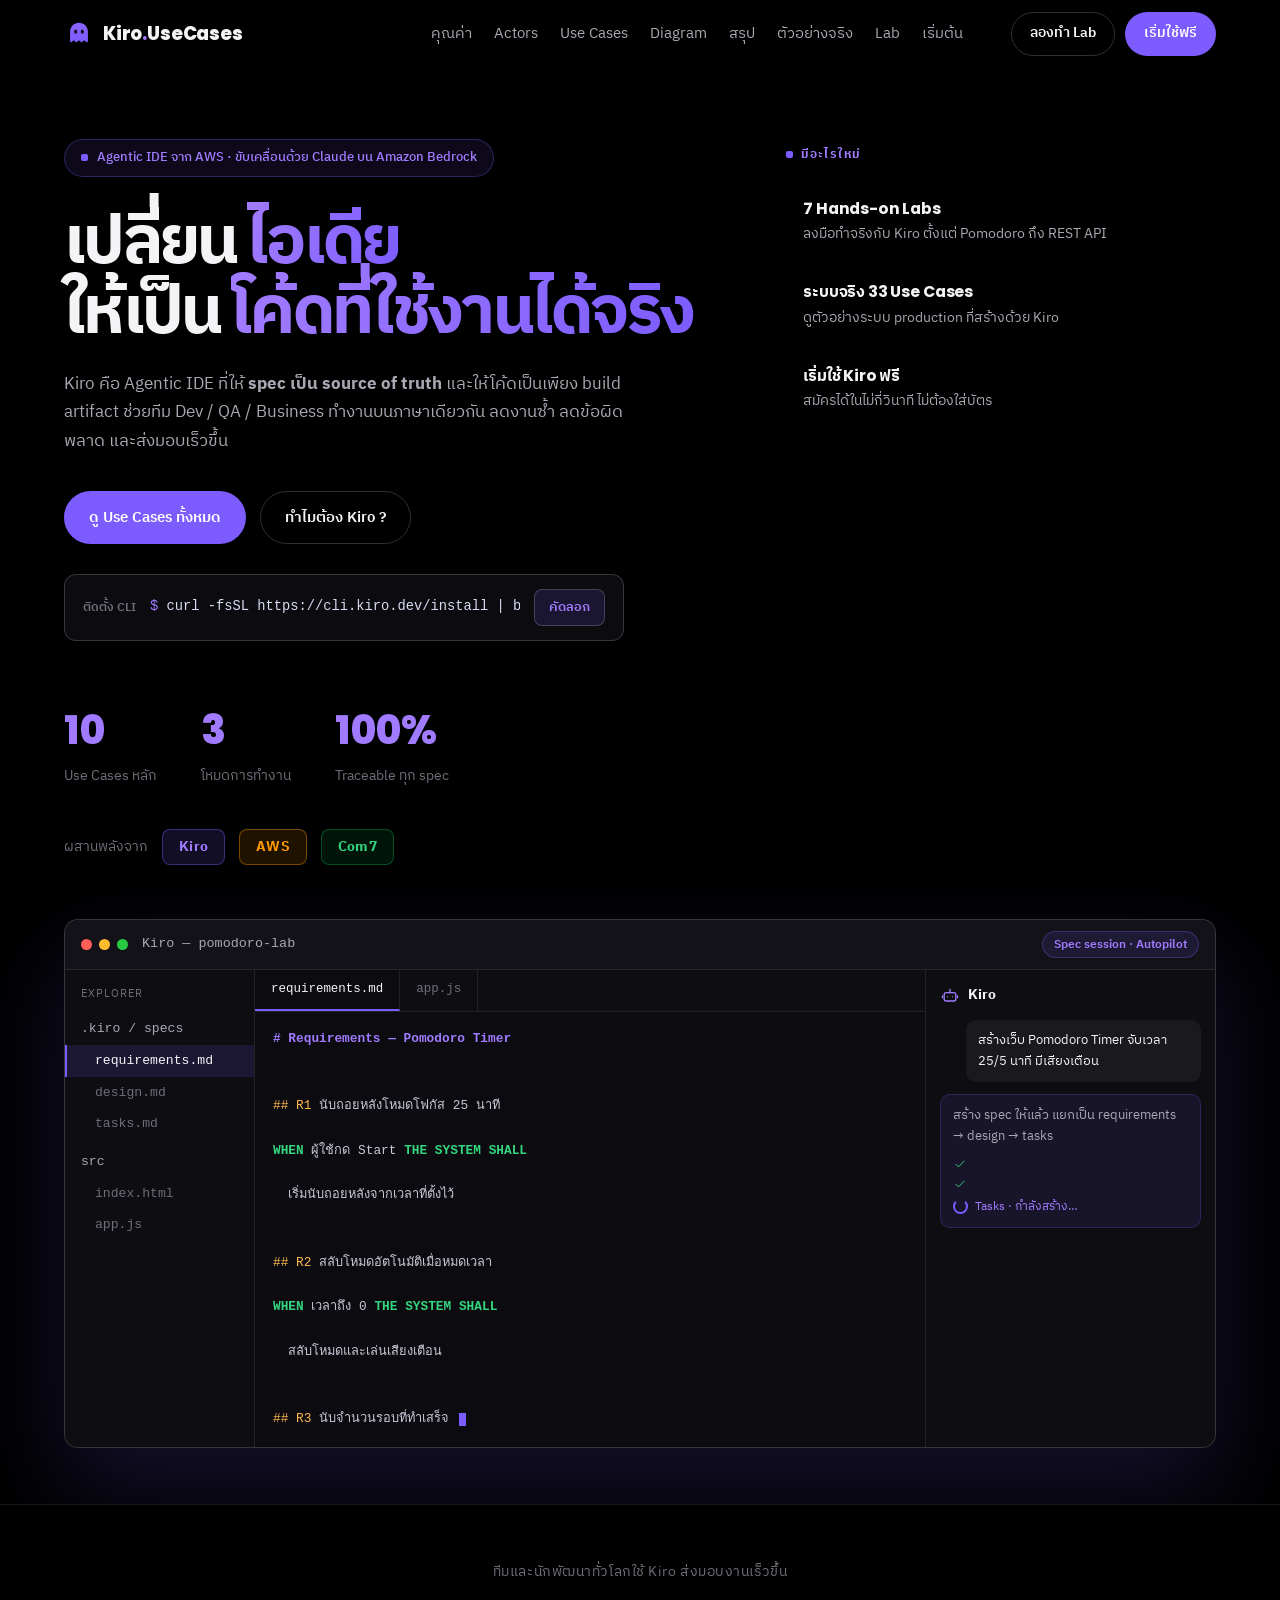
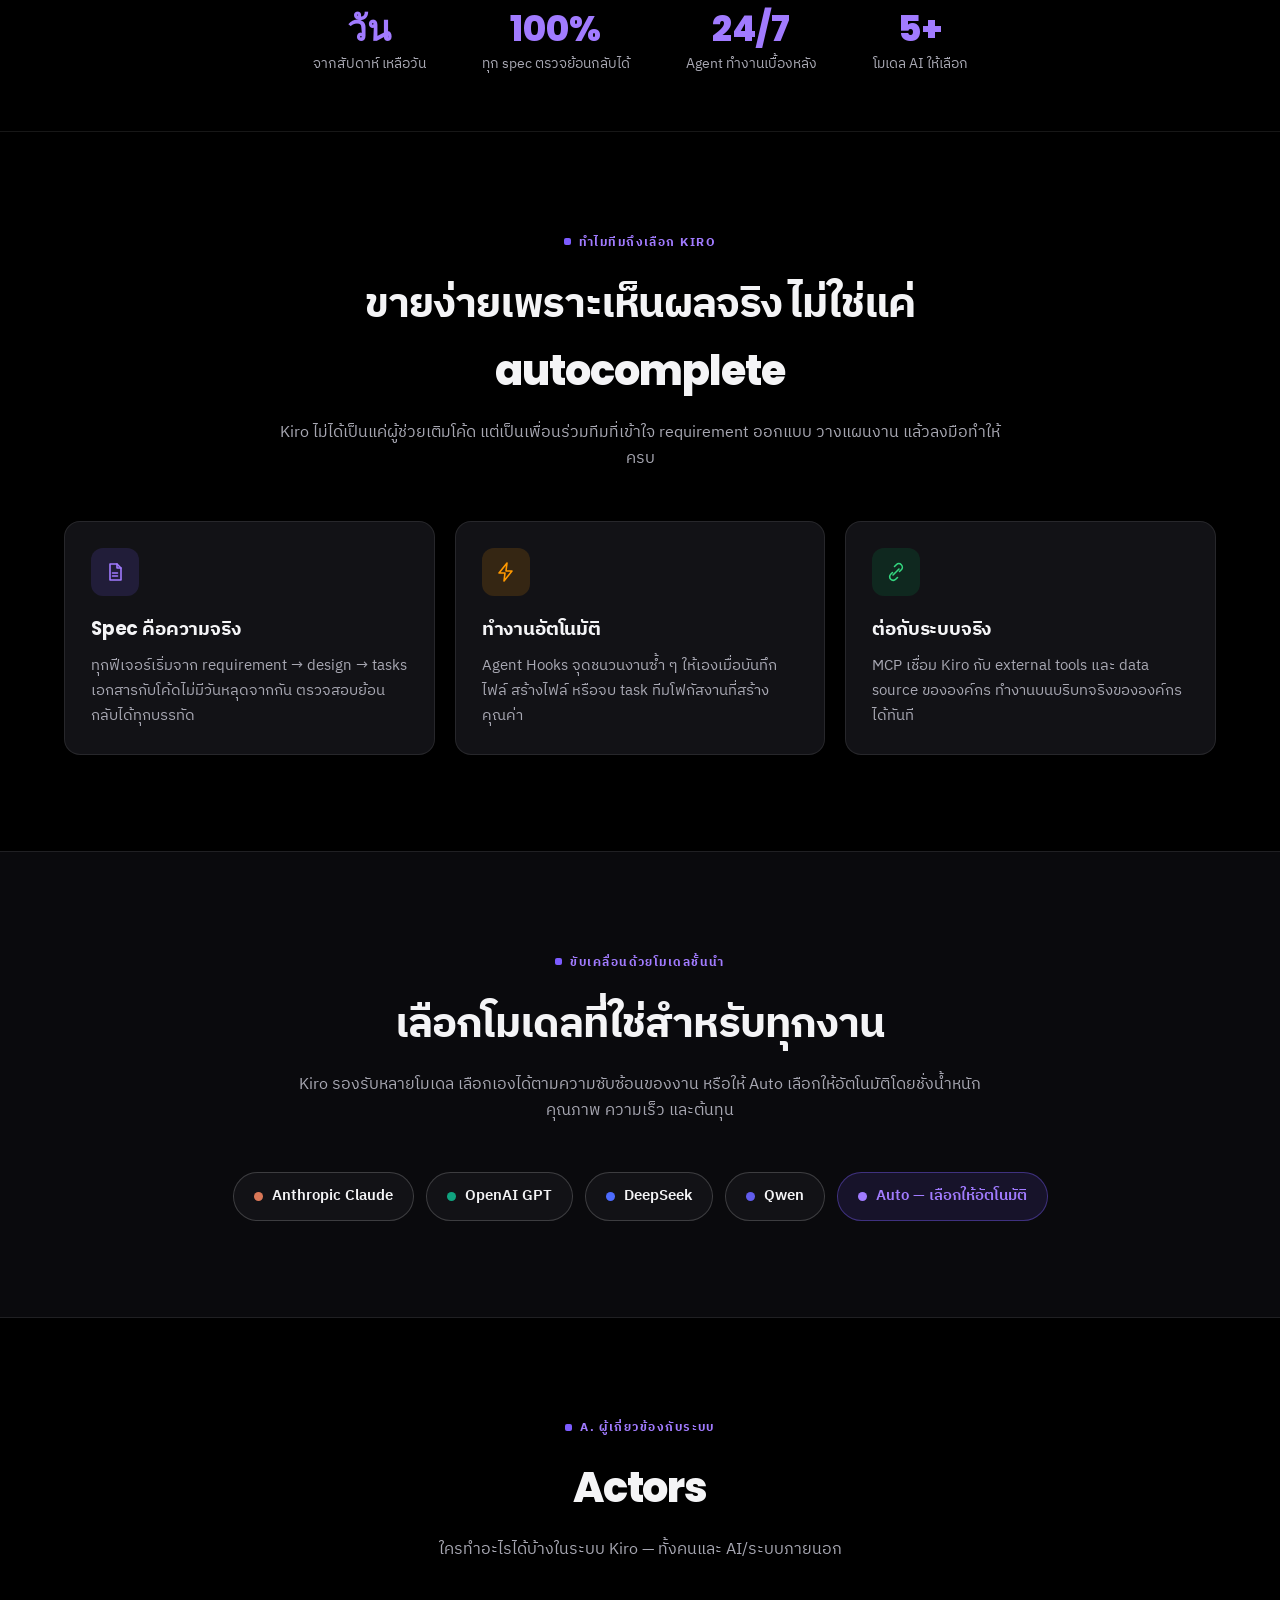
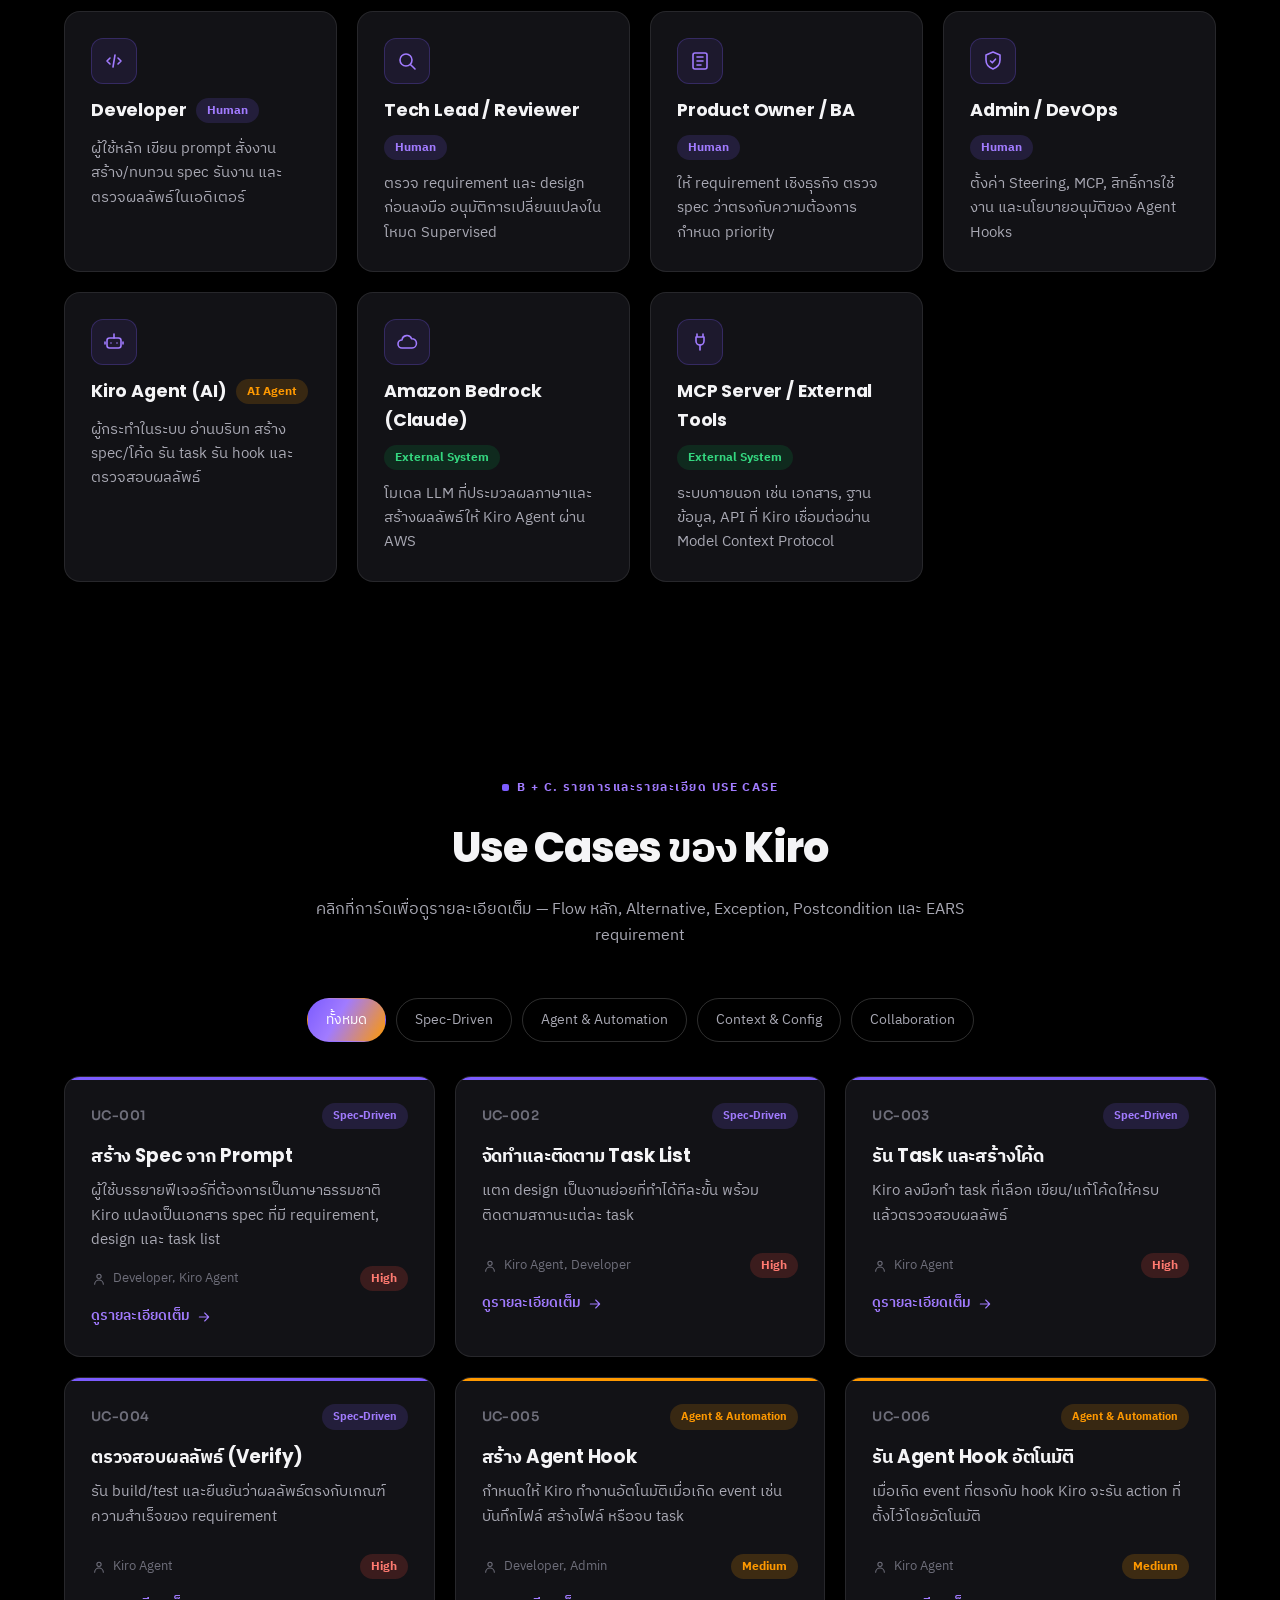
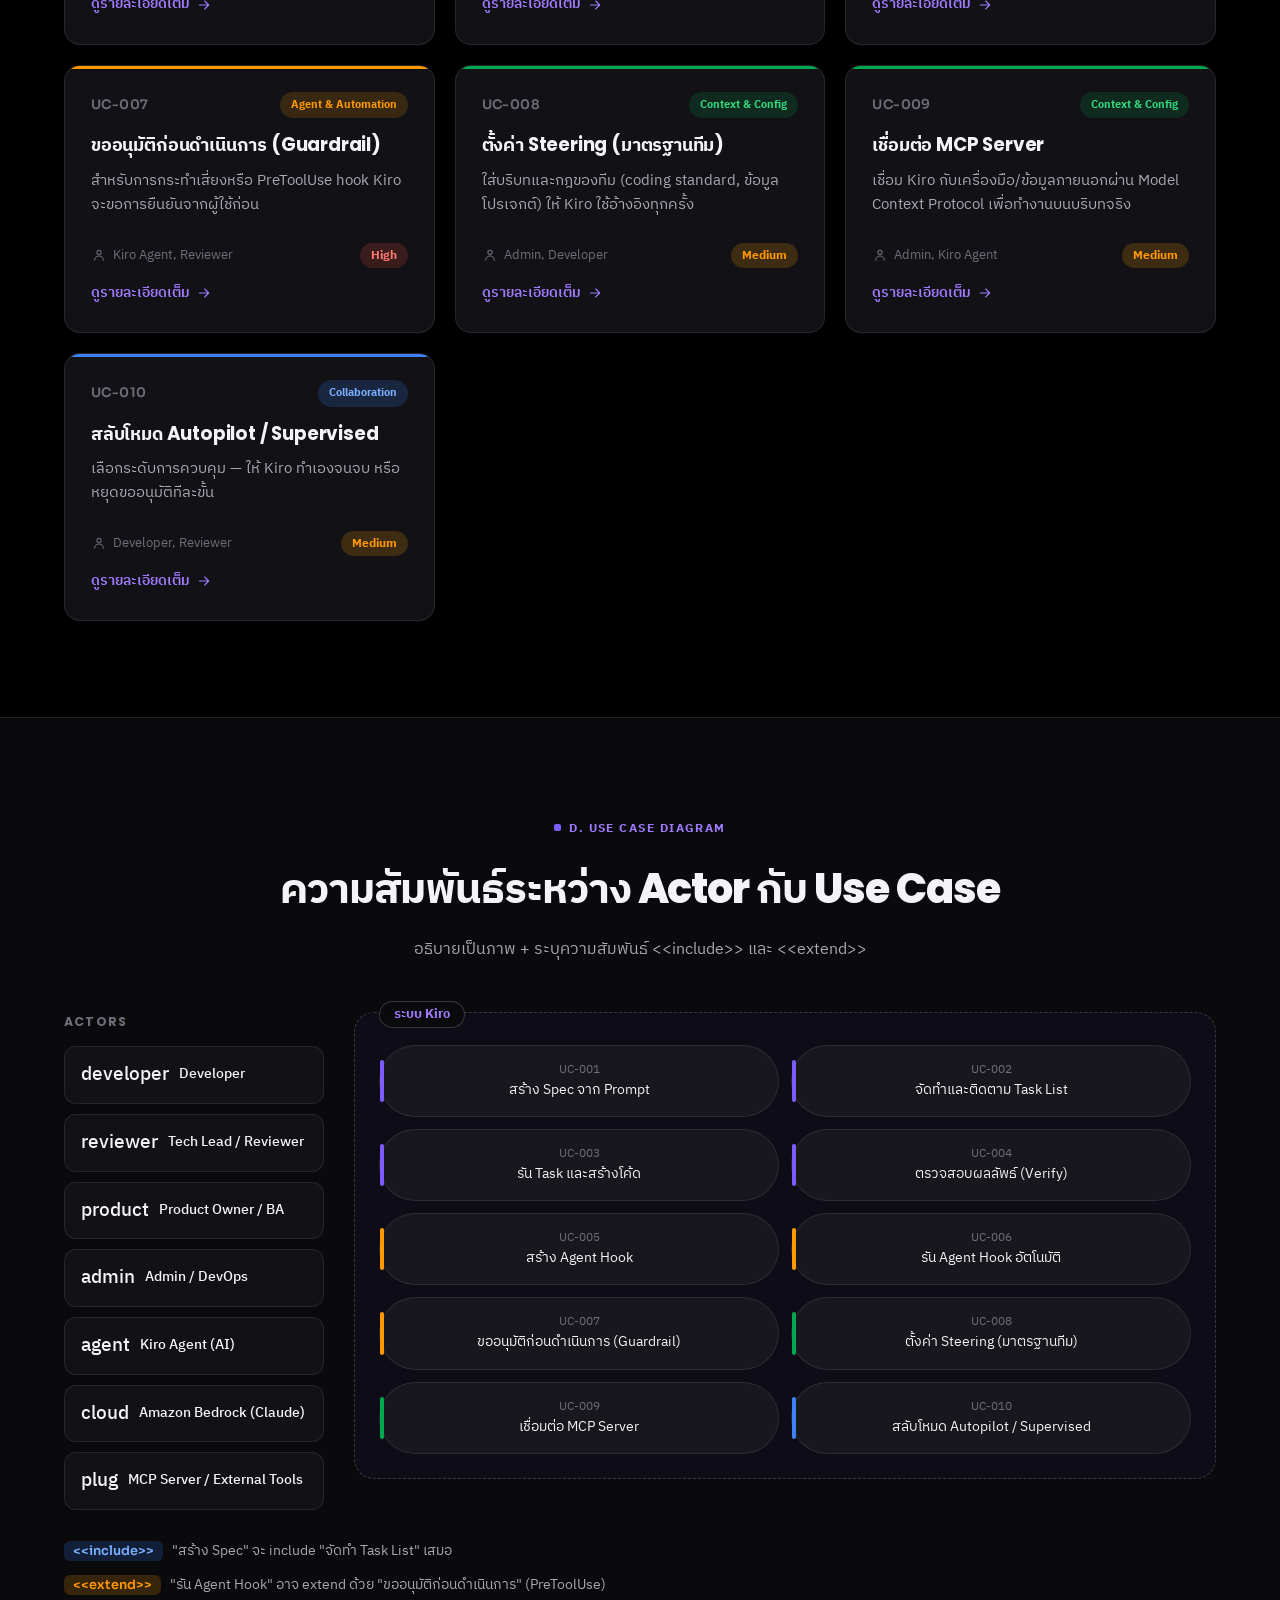
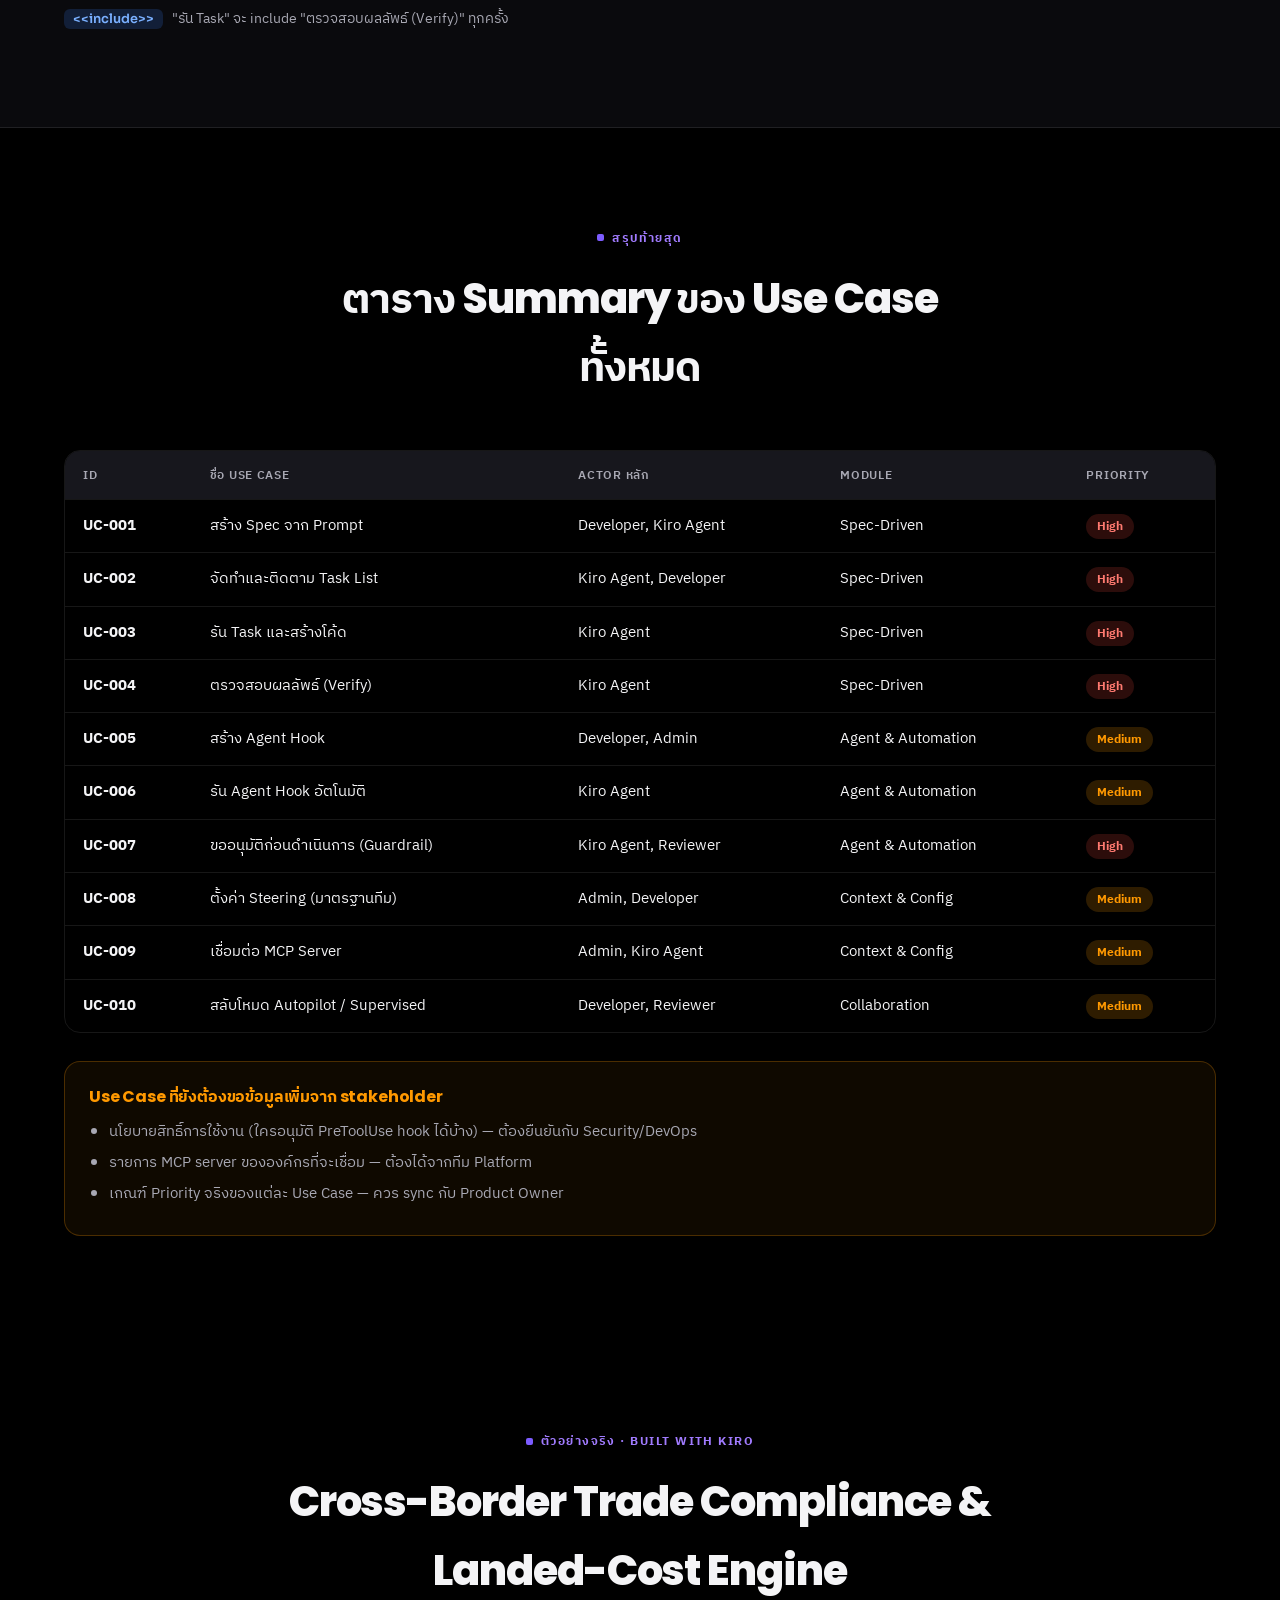
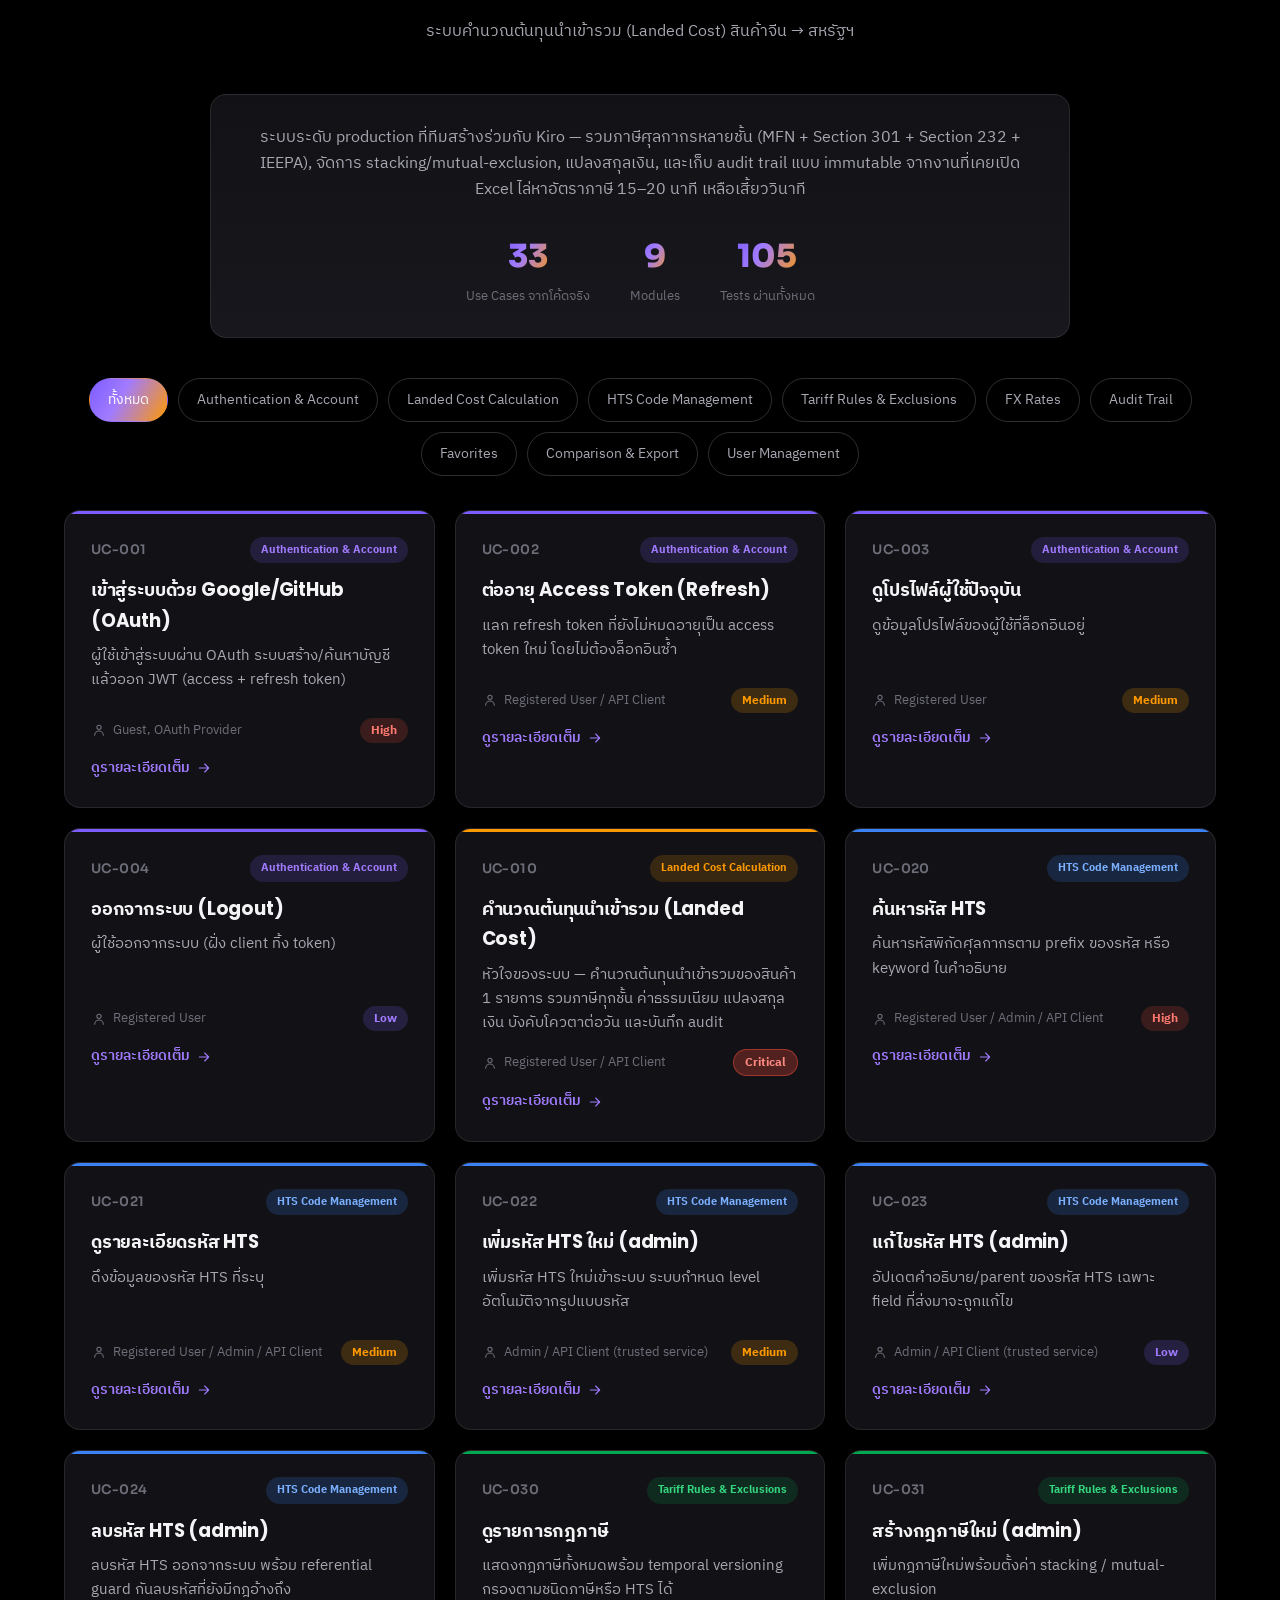
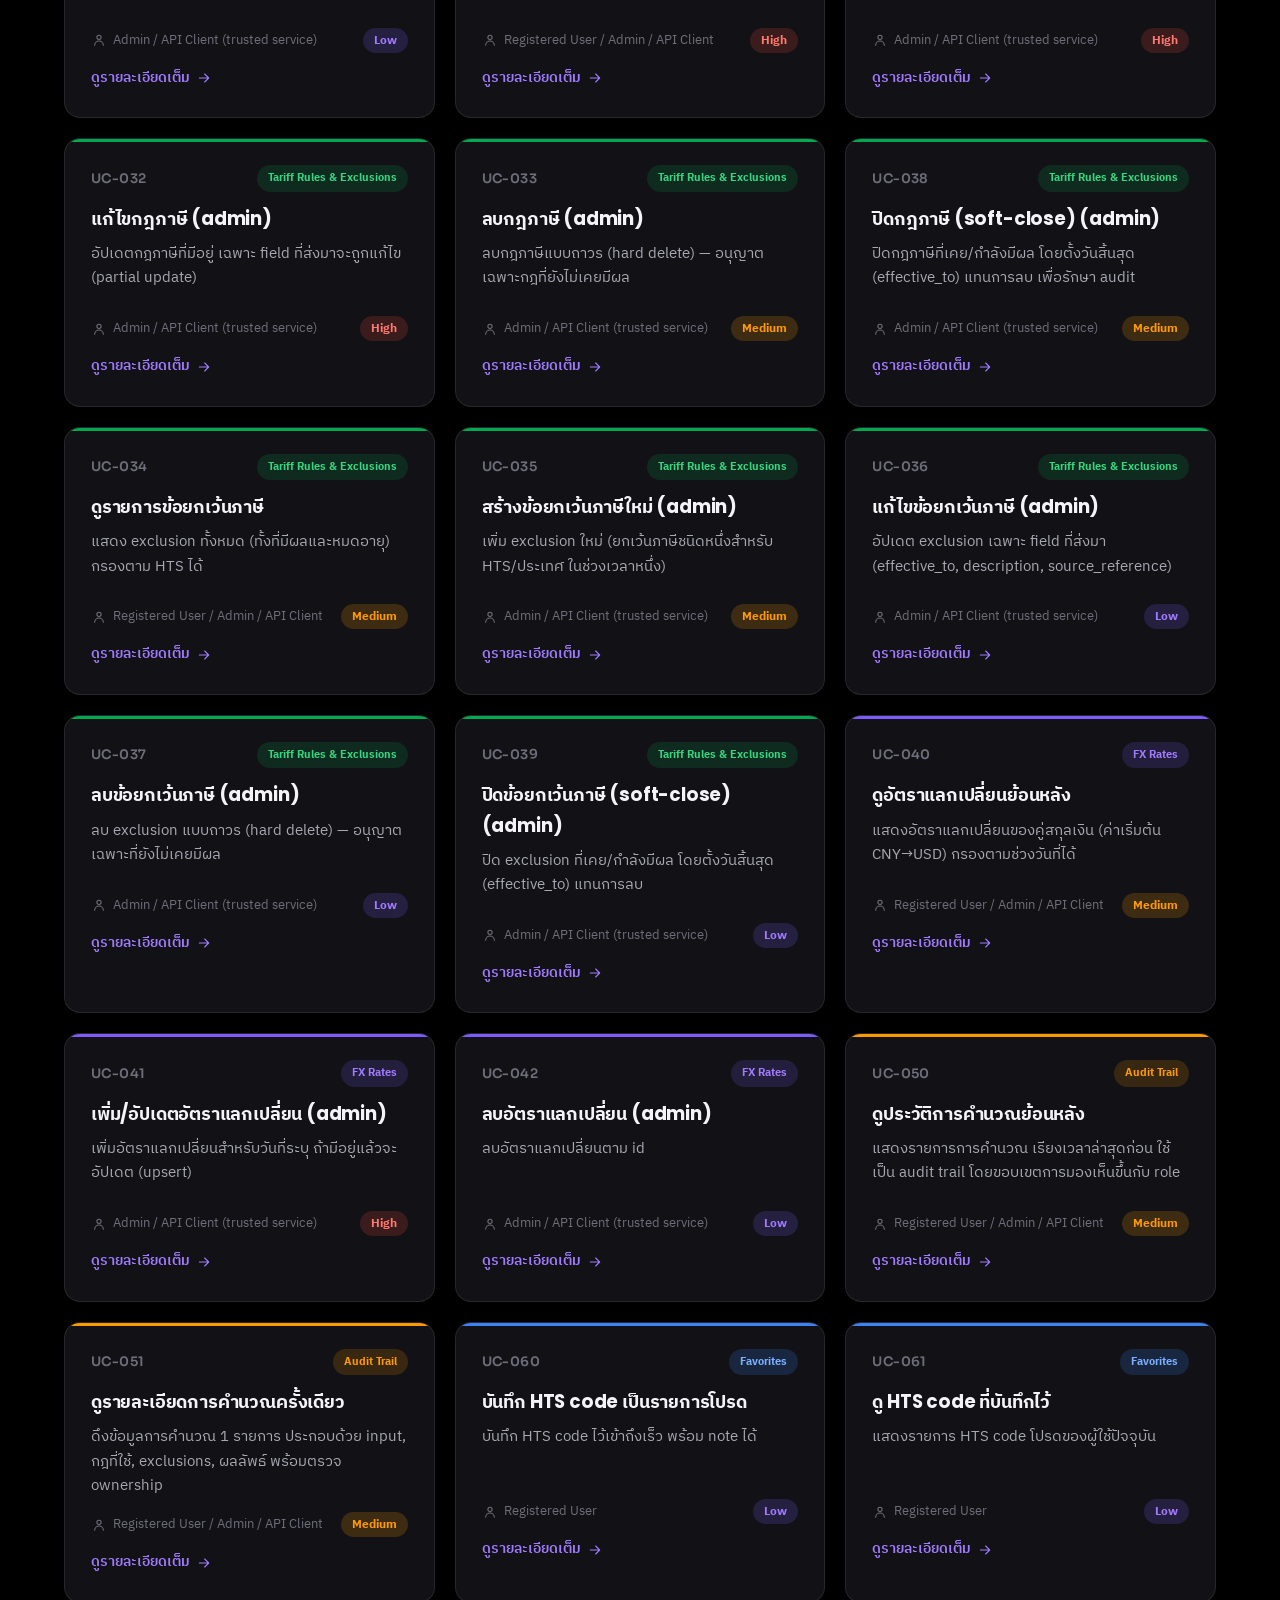
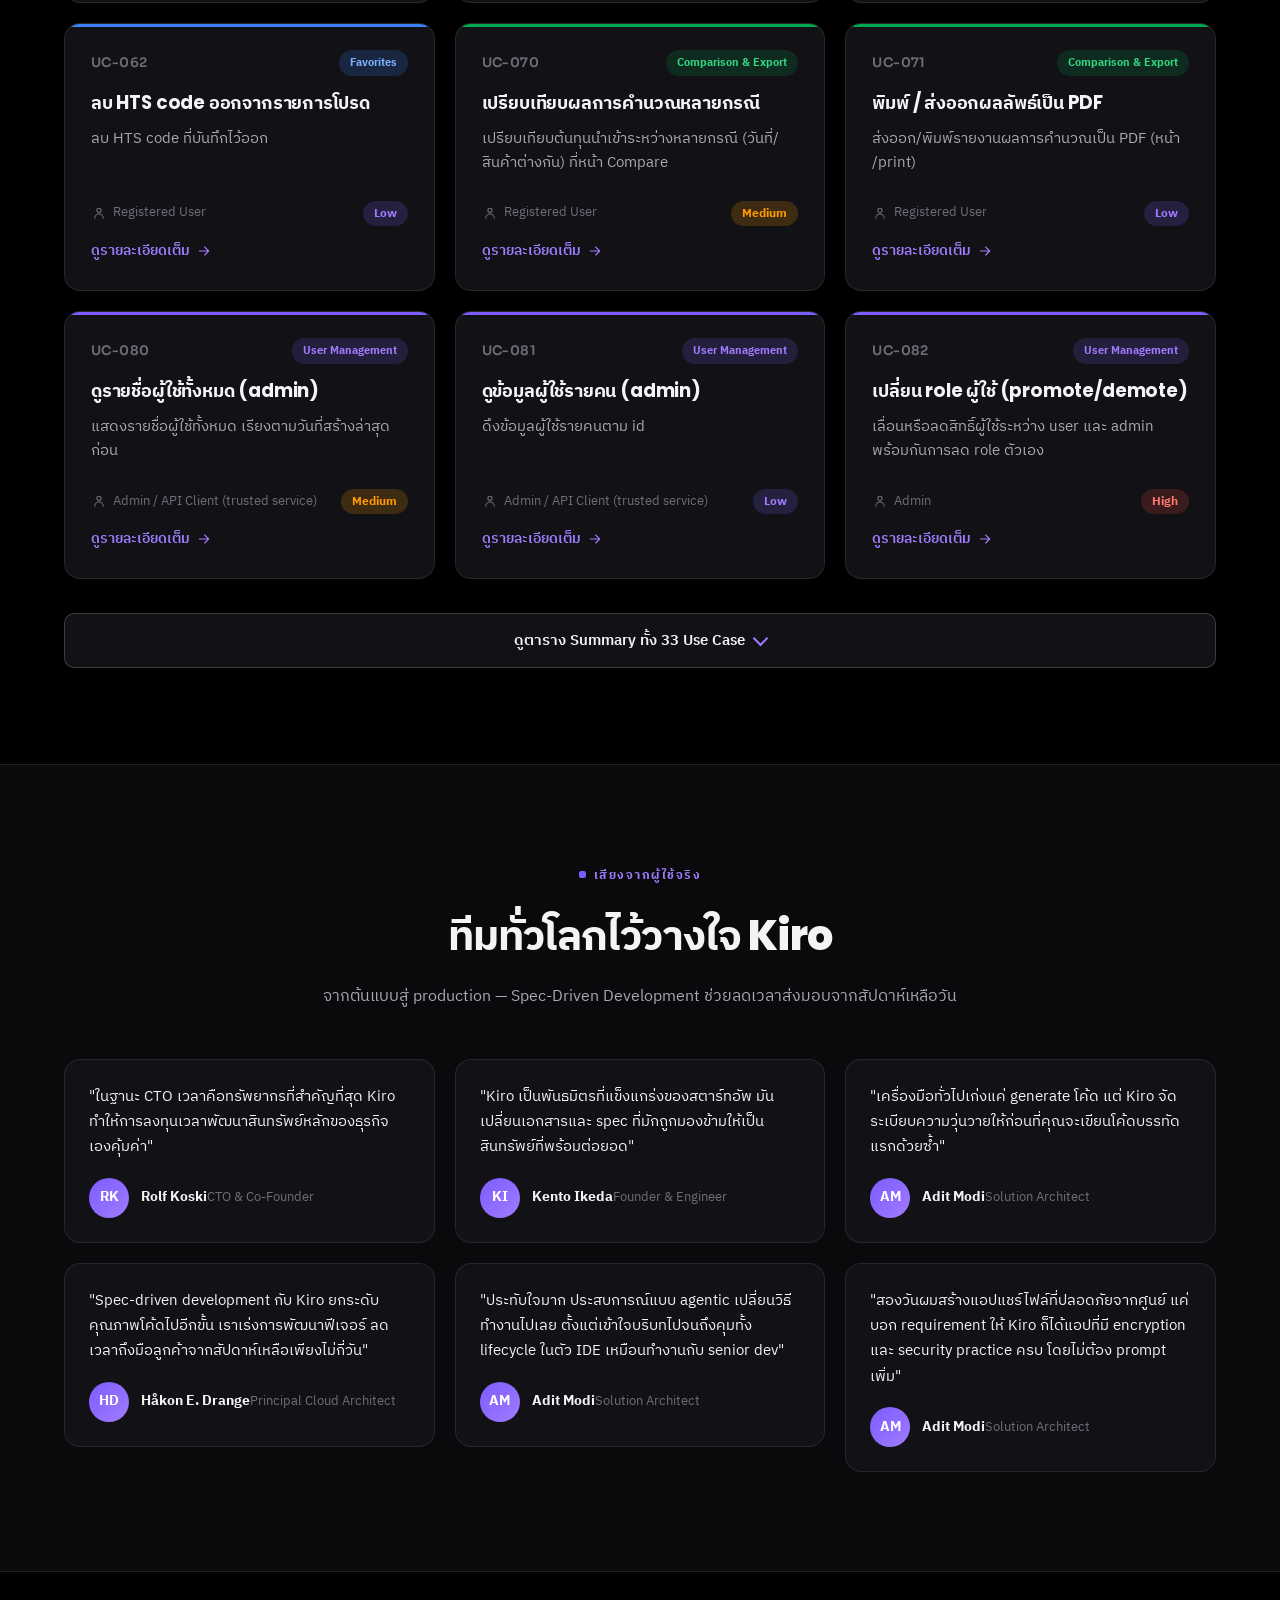
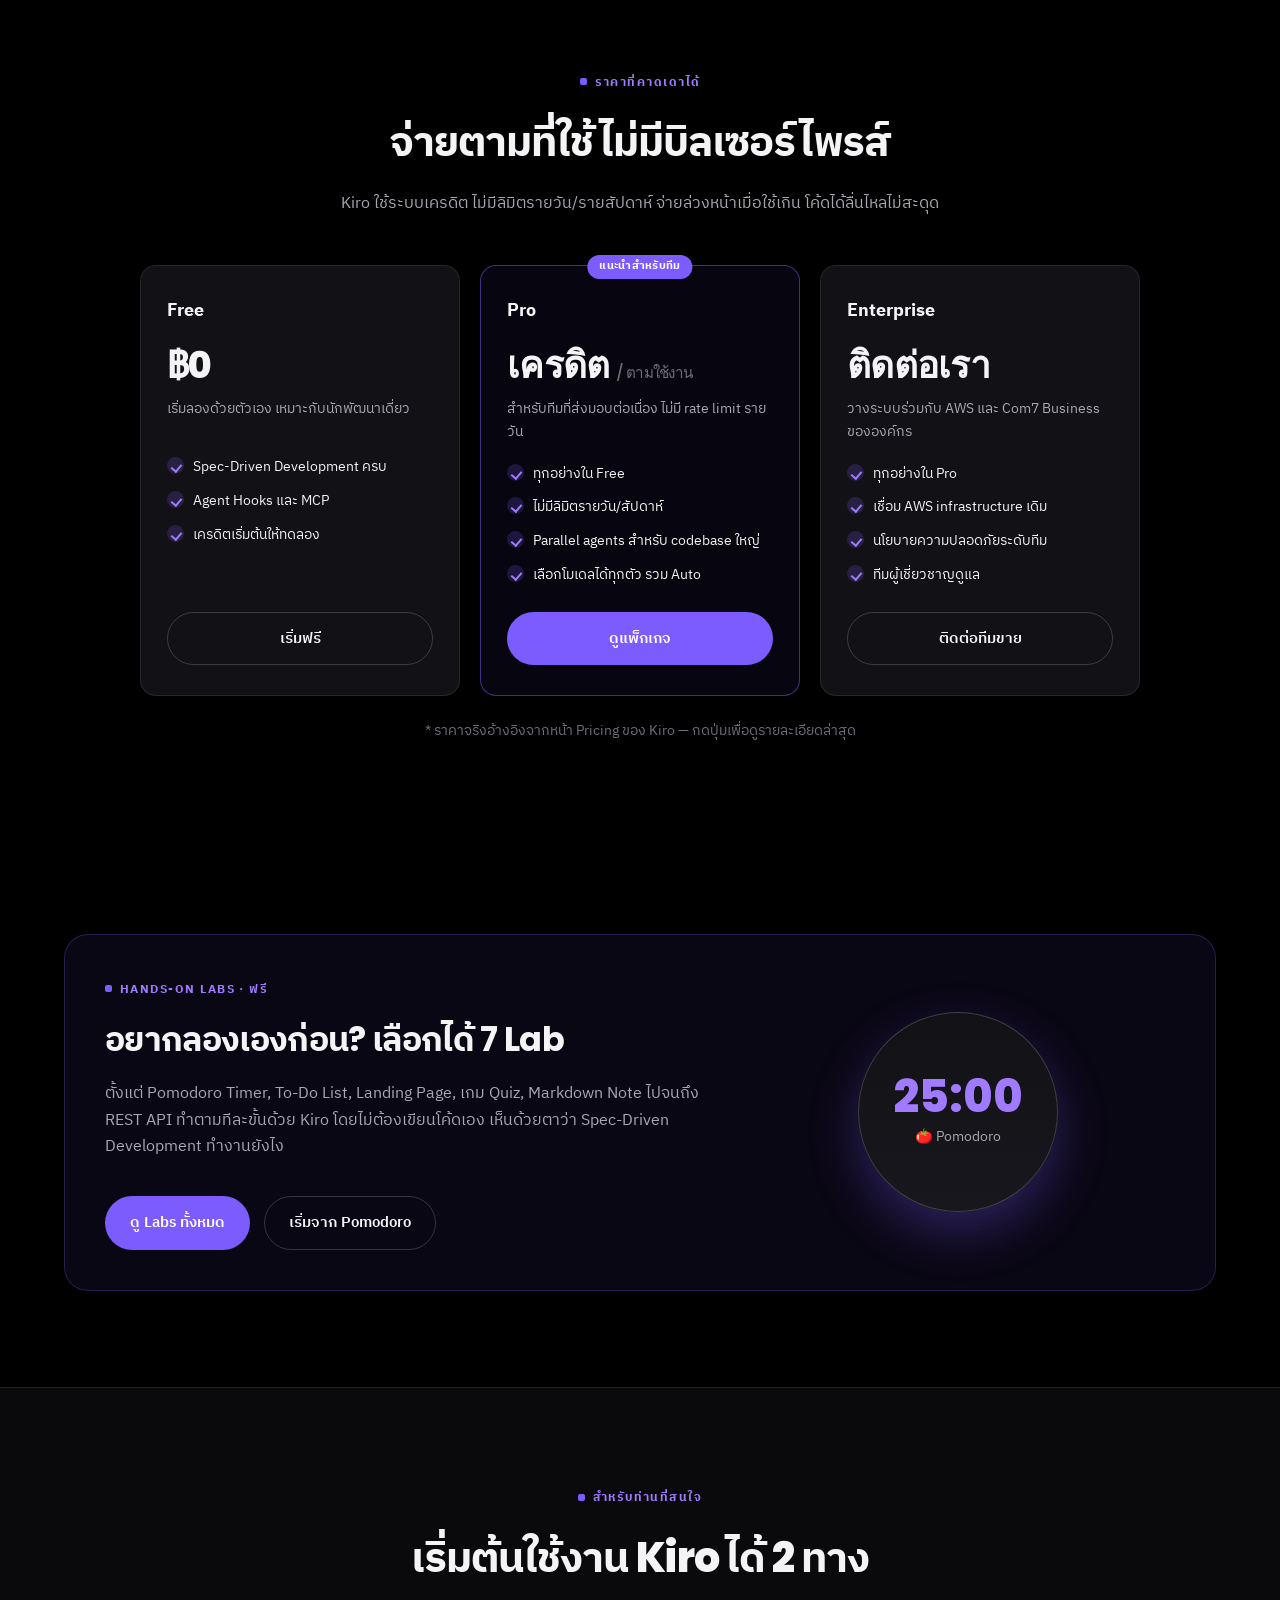
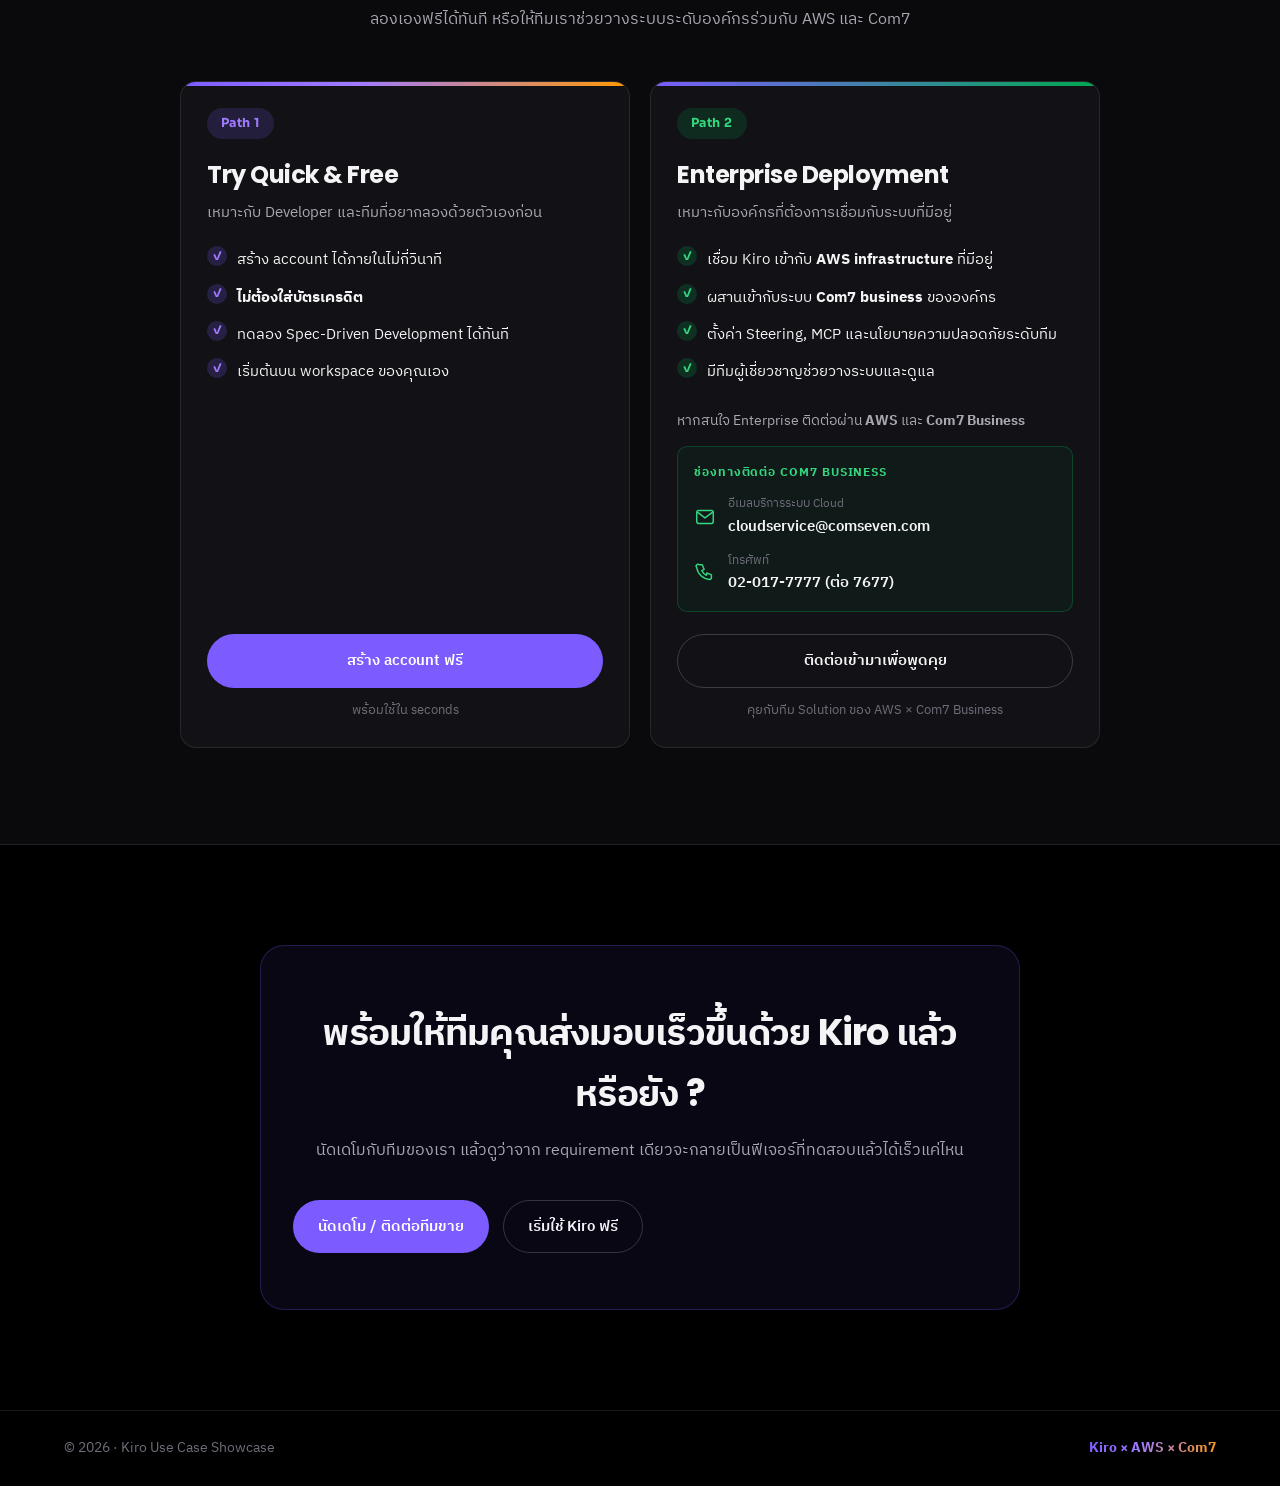
<file: index.html>
<!DOCTYPE html>
<html lang="th">
<head>
<meta charset="UTF-8" />
<meta name="viewport" content="width=device-width, initial-scale=1.0" />
<title>Kiro Use Cases — Spec-Driven Development ที่ทีมคุณใช้ได้จริง</title>
<meta name="description" content="รวม Use Case ของ Kiro — Agentic IDE จาก AWS ที่ทำงานบน Claude ผ่าน Amazon Bedrock เน้น Spec-Driven Development สำหรับทีม Dev / QA / Business" />
<meta name="theme-color" content="#7c5cff" />
<meta name="color-scheme" content="dark" />
<!-- Open Graph -->
<meta property="og:type" content="website" />
<meta property="og:site_name" content="Kiro Use Cases" />
<meta property="og:title" content="Kiro Use Cases — Spec-Driven Development ที่ทีมคุณใช้ได้จริง" />
<meta property="og:description" content="รวม Use Case ของ Kiro, ระบบจริง 33 Use Cases, และ Hands-on Labs — Agentic IDE จาก AWS ขับเคลื่อนด้วย Claude บน Amazon Bedrock" />
<meta property="og:image" content="logo.svg" />
<meta property="og:locale" content="th_TH" />
<!-- Twitter -->
<meta name="twitter:card" content="summary" />
<meta name="twitter:title" content="Kiro Use Cases — Spec-Driven Development" />
<meta name="twitter:description" content="Use Cases ของ Kiro + ระบบจริง 33 UC + Hands-on Labs สำหรับทีม Dev / QA / Business" />
<meta name="twitter:image" content="logo.svg" />
<link rel="preconnect" href="https://fonts.googleapis.com" />
<link rel="preconnect" href="https://fonts.gstatic.com" crossorigin />
<link href="https://fonts.googleapis.com/css2?family=IBM+Plex+Sans+Thai:wght@400;500;600;700&family=Poppins:wght@400;500;600;700;800;900&family=Sora:wght@400;500;600;700;800&display=swap" rel="stylesheet" />
<link rel="icon" type="image/svg+xml" href="logo.svg" />
<link rel="stylesheet" href="styles.css" />
</head>
<body>

<!-- ===== Progress bar ===== -->
<div class="scroll-progress" id="scrollProgress"></div>

<!-- ===== Nav ===== -->
<header class="nav" id="nav">
  <div class="container nav-inner">
    <a href="#top" class="brand">
      <span class="brand-mark" aria-hidden="true">
        <svg viewBox="0 0 64 64" xmlns="http://www.w3.org/2000/svg">
          <defs>
            <linearGradient id="ghostGrad" x1="0" y1="0" x2="0" y2="1">
              <stop offset="0" stop-color="#8a63ff"/>
              <stop offset="1" stop-color="#7c5cff"/>
            </linearGradient>
          </defs>
          <path fill="url(#ghostGrad)" d="M32 8C21.5 8 13 16.5 13 27v20.5a2.2 2.2 0 0 0 3.75 1.55l2.5-2.5a2.2 2.2 0 0 1 3.1 0l2.5 2.5a2.2 2.2 0 0 0 3.1 0l2.5-2.5a2.2 2.2 0 0 1 3.1 0l2.5 2.5a2.2 2.2 0 0 0 3.1 0l2.5-2.5a2.2 2.2 0 0 1 3.1 0l2.5 2.5A2.2 2.2 0 0 0 51 47.5V27C51 16.5 42.5 8 32 8Z"/>
          <ellipse cx="25" cy="27" rx="3.4" ry="4.6" fill="#141326"/>
          <ellipse cx="39" cy="27" rx="3.4" ry="4.6" fill="#141326"/>
        </svg>
      </span>
      <span class="brand-text">Kiro<span class="brand-dot">.</span>UseCases</span>
    </a>
    <nav class="nav-links">
      <a href="#value">คุณค่า</a>
      <a href="#actors">Actors</a>
      <a href="#usecases">Use Cases</a>
      <a href="#diagram">Diagram</a>
      <a href="#summary">สรุป</a>
      <a href="#showcase">ตัวอย่างจริง</a>
      <a href="lab.html">Lab</a>
      <a href="#getstarted">เริ่มต้น</a>
    </nav>
    <div class="nav-actions">
      <a href="lab.html" class="btn btn-ghost btn-sm">ลองทำ Lab</a>
      <a href="https://kiro.dev/" target="_blank" rel="noopener" class="btn btn-primary btn-sm">เริ่มใช้ฟรี</a>
    </div>
  </div>
</header>

<!-- ===== Hero ===== -->
<section class="hero" id="top">
  <div class="container hero-grid">
    <div class="hero-main">
      <span class="pill">
        <span class="pill-dot"></span>
        Agentic IDE จาก AWS · ขับเคลื่อนด้วย Claude บน Amazon Bedrock
      </span>
      <h1 class="hero-title">
        เปลี่ยน <span class="grad-text">ไอเดีย</span><br />
        ให้เป็น <span class="grad-text">โค้ดที่ใช้งานได้จริง</span>
      </h1>
      <p class="hero-sub">
        Kiro คือ Agentic IDE ที่ให้ <b>spec เป็น source of truth</b> และให้โค้ดเป็นเพียง build artifact
        ช่วยทีม Dev / QA / Business ทำงานบนภาษาเดียวกัน ลดงานซ้ำ ลดข้อผิดพลาด และส่งมอบเร็วขึ้น
      </p>
      <div class="hero-cta">
        <a href="#usecases" class="btn btn-primary">ดู Use Cases ทั้งหมด</a>
        <a href="#value" class="btn btn-ghost">ทำไมต้อง Kiro ?</a>
      </div>
      <div class="install-bar">
        <span class="install-label">ติดตั้ง CLI</span>
        <code class="install-code" id="installCode"><span class="prmpt">$</span> curl -fsSL https://cli.kiro.dev/install | bash</code>
        <button class="install-copy" id="installCopy" type="button"><span data-icon="check" style="display:none"></span>คัดลอก</button>
      </div>
    </div>

    <aside class="hero-aside">
      <div class="whatsnew">
        <span class="whatsnew-label"><span class="wn-dot"></span> มีอะไรใหม่</span>
        <a href="lab.html" class="wn-item">
          <h4>7 Hands-on Labs</h4>
          <p>ลงมือทำจริงกับ Kiro ตั้งแต่ Pomodoro ถึง REST API</p>
        </a>
        <a href="#showcase" class="wn-item">
          <h4>ระบบจริง 33 Use Cases</h4>
          <p>ดูตัวอย่างระบบ production ที่สร้างด้วย Kiro</p>
        </a>
        <a href="https://kiro.dev/" target="_blank" rel="noopener" class="wn-item">
          <h4>เริ่มใช้ Kiro ฟรี</h4>
          <p>สมัครได้ในไม่กี่วินาที ไม่ต้องใส่บัตร</p>
        </a>
      </div>
    </aside>
  </div>

  <div class="container">
    <div class="hero-stats">
      <div class="stat"><span class="stat-num" data-count="10">0</span><span class="stat-label">Use Cases หลัก</span></div>
      <div class="stat"><span class="stat-num" data-count="3">0</span><span class="stat-label">โหมดการทำงาน</span></div>
      <div class="stat"><span class="stat-num" data-count="100" data-suffix="%">0</span><span class="stat-label">Traceable ทุก spec</span></div>
    </div>
    <div class="brand-strip">
      <span>ผสานพลังจาก</span>
      <span class="brand-chip chip-kiro">Kiro</span>
      <span class="brand-chip chip-aws">AWS</span>
      <span class="brand-chip chip-com7">Com7</span>
    </div>
  </div>

  <!-- IDE mockup -->
  <div class="container ide-wrap">
    <div class="ide-mock" aria-hidden="true">
      <div class="ide-bar">
        <span class="ide-dots"><i></i><i></i><i></i></span>
        <span class="ide-title">Kiro — pomodoro-lab</span>
        <span class="ide-badge">Spec session · Autopilot</span>
      </div>
      <div class="ide-body">
        <aside class="ide-side">
          <div class="ide-side-head">EXPLORER</div>
          <div class="ide-tree">
            <span class="ide-folder">.kiro / specs</span>
            <span class="ide-file active">requirements.md</span>
            <span class="ide-file">design.md</span>
            <span class="ide-file">tasks.md</span>
            <span class="ide-folder mt">src</span>
            <span class="ide-file">index.html</span>
            <span class="ide-file">app.js</span>
          </div>
        </aside>
        <section class="ide-editor">
          <div class="ide-tabs"><span class="ide-tab active">requirements.md</span><span class="ide-tab">app.js</span></div>
          <pre class="ide-code"><span class="l"><span class="c-h"># Requirements — Pomodoro Timer</span></span>
<span class="l"></span>
<span class="l"><span class="c-k">## R1</span> นับถอยหลังโหมดโฟกัส 25 นาที</span>
<span class="l"><span class="c-m">WHEN</span> ผู้ใช้กด Start <span class="c-m">THE SYSTEM SHALL</span></span>
<span class="l">  เริ่มนับถอยหลังจากเวลาที่ตั้งไว้</span>
<span class="l"></span>
<span class="l"><span class="c-k">## R2</span> สลับโหมดอัตโนมัติเมื่อหมดเวลา</span>
<span class="l"><span class="c-m">WHEN</span> เวลาถึง 0 <span class="c-m">THE SYSTEM SHALL</span></span>
<span class="l">  สลับโหมดและเล่นเสียงเตือน</span>
<span class="l"></span>
<span class="l"><span class="c-k">## R3</span> นับจำนวนรอบที่ทำเสร็จ <span class="cursor"></span></span></pre>
        </section>
        <aside class="ide-chat">
          <div class="ide-chat-head"><span class="ide-ghost" data-icon="agent"></span> Kiro</div>
          <div class="ide-msg ide-msg-user">สร้างเว็บ Pomodoro Timer จับเวลา 25/5 นาที มีเสียงเตือน</div>
          <div class="ide-msg ide-msg-ai">
            สร้าง spec ให้แล้ว แยกเป็น requirements → design → tasks
            <span class="ide-steps">
              <span class="ide-step done" data-icon="check">Requirements</span>
              <span class="ide-step done" data-icon="check">Design</span>
              <span class="ide-step run">Tasks · กำลังสร้าง…</span>
            </span>
          </div>
        </aside>
      </div>
    </div>
  </div>
</section>

<!-- ===== Trust strip ===== -->
<section class="trust">
  <div class="container">
    <p class="trust-head">ทีมและนักพัฒนาทั่วโลกใช้ Kiro ส่งมอบงานเร็วขึ้น</p>
    <div class="trust-stats">
      <div class="trust-stat"><div class="trust-num">วัน</div><div class="trust-lbl">จากสัปดาห์ เหลือวัน</div></div>
      <div class="trust-stat"><div class="trust-num">100%</div><div class="trust-lbl">ทุก spec ตรวจย้อนกลับได้</div></div>
      <div class="trust-stat"><div class="trust-num">24/7</div><div class="trust-lbl">Agent ทำงานเบื้องหลัง</div></div>
      <div class="trust-stat"><div class="trust-num">5+</div><div class="trust-lbl">โมเดล AI ให้เลือก</div></div>
    </div>
  </div>
</section>

<!-- ===== Value props ===== -->
<section class="section" id="value">
  <div class="container">
    <div class="section-head">
      <span class="eyebrow">ทำไมทีมถึงเลือก Kiro</span>
      <h2>ขายง่ายเพราะเห็นผลจริง ไม่ใช่แค่ autocomplete</h2>
      <p class="section-desc">Kiro ไม่ได้เป็นแค่ผู้ช่วยเติมโค้ด แต่เป็นเพื่อนร่วมทีมที่เข้าใจ requirement ออกแบบ วางแผนงาน แล้วลงมือทำให้ครบ</p>
    </div>
    <div class="grid grid-3">
      <article class="card value-card">
        <div class="card-ico ico-spec" data-icon="spec"></div>
        <h3>Spec คือความจริง</h3>
        <p>ทุกฟีเจอร์เริ่มจาก requirement → design → tasks เอกสารกับโค้ดไม่มีวันหลุดจากกัน ตรวจสอบย้อนกลับได้ทุกบรรทัด</p>
      </article>
      <article class="card value-card">
        <div class="card-ico ico-auto" data-icon="bolt"></div>
        <h3>ทำงานอัตโนมัติ</h3>
        <p>Agent Hooks จุดชนวนงานซ้ำ ๆ ให้เองเมื่อบันทึกไฟล์ สร้างไฟล์ หรือจบ task ทีมโฟกัสงานที่สร้างคุณค่า</p>
      </article>
      <article class="card value-card">
        <div class="card-ico ico-connect" data-icon="link"></div>
        <h3>ต่อกับระบบจริง</h3>
        <p>MCP เชื่อม Kiro กับ external tools และ data source ขององค์กร ทำงานบนบริบทจริงขององค์กรได้ทันที</p>
      </article>
    </div>
  </div>
</section>

<!-- ===== Powered by models ===== -->
<section class="section section-alt" id="models">
  <div class="container">
    <div class="section-head">
      <span class="eyebrow">ขับเคลื่อนด้วยโมเดลชั้นนำ</span>
      <h2>เลือกโมเดลที่ใช่สำหรับทุกงาน</h2>
      <p class="section-desc">Kiro รองรับหลายโมเดล เลือกเองได้ตามความซับซ้อนของงาน หรือให้ Auto เลือกให้อัตโนมัติโดยชั่งน้ำหนักคุณภาพ ความเร็ว และต้นทุน</p>
    </div>
    <div class="models-row">
      <span class="model-chip"><span class="dot" style="background:#d97757"></span> Anthropic Claude</span>
      <span class="model-chip"><span class="dot" style="background:#10a37f"></span> OpenAI GPT</span>
      <span class="model-chip"><span class="dot" style="background:#4d6bfe"></span> DeepSeek</span>
      <span class="model-chip"><span class="dot" style="background:#615ced"></span> Qwen</span>
      <span class="model-chip auto"><span class="dot" style="background:#a17bff"></span> Auto — เลือกให้อัตโนมัติ</span>
    </div>
  </div>
</section>

<!-- ===== Actors ===== -->
<section class="section" id="actors">
  <div class="container">
    <div class="section-head">
      <span class="eyebrow">A. ผู้เกี่ยวข้องกับระบบ</span>
      <h2>Actors</h2>
      <p class="section-desc">ใครทำอะไรได้บ้างในระบบ Kiro — ทั้งคนและ AI/ระบบภายนอก</p>
    </div>
    <div class="grid grid-actors" id="actorGrid"></div>
  </div>
</section>

<!-- ===== Use cases ===== -->
<section class="section" id="usecases">
  <div class="container">
    <div class="section-head">
      <span class="eyebrow">B + C. รายการและรายละเอียด Use Case</span>
      <h2>Use Cases ของ Kiro</h2>
      <p class="section-desc">คลิกที่การ์ดเพื่อดูรายละเอียดเต็ม — Flow หลัก, Alternative, Exception, Postcondition และ EARS requirement</p>
    </div>

    <div class="filter-bar" id="filterBar"></div>
    <div class="grid grid-3" id="ucGrid"></div>
  </div>
</section>

<!-- ===== Diagram ===== -->
<section class="section section-alt" id="diagram">
  <div class="container">
    <div class="section-head">
      <span class="eyebrow">D. Use Case Diagram</span>
      <h2>ความสัมพันธ์ระหว่าง Actor กับ Use Case</h2>
      <p class="section-desc">อธิบายเป็นภาพ + ระบุความสัมพันธ์ &lt;&lt;include&gt;&gt; และ &lt;&lt;extend&gt;&gt;</p>
    </div>
    <div class="diagram-wrap">
      <div class="diagram-col">
        <h4 class="diagram-side-title">Actors</h4>
        <div class="diagram-actors" id="diagramActors"></div>
      </div>
      <div class="diagram-col diagram-system">
        <div class="system-label">ระบบ Kiro</div>
        <div class="diagram-usecases" id="diagramUsecases"></div>
      </div>
    </div>
    <div class="rel-legend">
      <div class="rel-item"><span class="rel-tag include">&lt;&lt;include&gt;&gt;</span> "สร้าง Spec" จะ include "จัดทำ Task List" เสมอ</div>
      <div class="rel-item"><span class="rel-tag extend">&lt;&lt;extend&gt;&gt;</span> "รัน Agent Hook" อาจ extend ด้วย "ขออนุมัติก่อนดำเนินการ" (PreToolUse)</div>
      <div class="rel-item"><span class="rel-tag include">&lt;&lt;include&gt;&gt;</span> "รัน Task" จะ include "ตรวจสอบผลลัพธ์ (Verify)" ทุกครั้ง</div>
    </div>
  </div>
</section>

<!-- ===== Summary table ===== -->
<section class="section" id="summary">
  <div class="container">
    <div class="section-head">
      <span class="eyebrow">สรุปท้ายสุด</span>
      <h2>ตาราง Summary ของ Use Case ทั้งหมด</h2>
    </div>
    <div class="table-wrap">
      <table class="uc-table" id="summaryTable">
        <thead>
          <tr><th>ID</th><th>ชื่อ Use Case</th><th>Actor หลัก</th><th>Module</th><th>Priority</th></tr>
        </thead>
        <tbody></tbody>
      </table>
    </div>
    <div class="note-box">
      <h4>Use Case ที่ยังต้องขอข้อมูลเพิ่มจาก stakeholder</h4>
      <ul>
        <li>นโยบายสิทธิ์การใช้งาน (ใครอนุมัติ PreToolUse hook ได้บ้าง) — ต้องยืนยันกับ Security/DevOps</li>
        <li>รายการ MCP server ขององค์กรที่จะเชื่อม — ต้องได้จากทีม Platform</li>
        <li>เกณฑ์ Priority จริงของแต่ละ Use Case — ควร sync กับ Product Owner</li>
      </ul>
    </div>
  </div>
</section>

<!-- ===== Real showcase: system built with Kiro ===== -->
<section class="section" id="showcase">
  <div class="container">
    <div class="section-head">
      <span class="eyebrow">ตัวอย่างจริง · Built with Kiro</span>
      <h2 id="showcaseTitle"></h2>
      <p class="section-desc" id="showcaseSub"></p>
    </div>

    <div class="showcase-intro">
      <p id="showcaseBlurb"></p>
      <div class="showcase-stats" id="showcaseStats"></div>
    </div>

    <div class="filter-bar" id="showcaseFilter"></div>
    <div class="grid grid-3" id="showcaseGrid"></div>

    <details class="showcase-table-toggle">
      <summary>ดูตาราง Summary ทั้ง 33 Use Case</summary>
      <div class="table-wrap" style="margin-top:20px">
        <table class="uc-table" id="showcaseTable">
          <thead>
            <tr><th>ID</th><th>ชื่อ Use Case</th><th>Actor หลัก</th><th>Module</th><th>Priority</th></tr>
          </thead>
          <tbody></tbody>
        </table>
      </div>
    </details>
  </div>
</section>

<!-- ===== Testimonials ===== -->
<section class="section section-alt" id="testimonials">
  <div class="container">
    <div class="section-head">
      <span class="eyebrow">เสียงจากผู้ใช้จริง</span>
      <h2>ทีมทั่วโลกไว้วางใจ Kiro</h2>
      <p class="section-desc">จากต้นแบบสู่ production — Spec-Driven Development ช่วยลดเวลาส่งมอบจากสัปดาห์เหลือวัน</p>
    </div>
    <div class="tst-grid">
      <article class="tst-card">
        <p class="tst-quote">"ในฐานะ CTO เวลาคือทรัพยากรที่สำคัญที่สุด Kiro ทำให้การลงทุนเวลาพัฒนาสินทรัพย์หลักของธุรกิจเองคุ้มค่า"</p>
        <div class="tst-who"><span class="tst-avatar">RK</span><span><span class="tst-name">Rolf Koski</span><span class="tst-role">CTO &amp; Co-Founder</span></span></div>
      </article>
      <article class="tst-card">
        <p class="tst-quote">"Spec-driven development กับ Kiro ยกระดับคุณภาพโค้ดไปอีกขั้น เราเร่งการพัฒนาฟีเจอร์ ลดเวลาถึงมือลูกค้าจากสัปดาห์เหลือเพียงไม่กี่วัน"</p>
        <div class="tst-who"><span class="tst-avatar">HD</span><span><span class="tst-name">Håkon E. Drange</span><span class="tst-role">Principal Cloud Architect</span></span></div>
      </article>
      <article class="tst-card">
        <p class="tst-quote">"Kiro เป็นพันธมิตรที่แข็งแกร่งของสตาร์ทอัพ มันเปลี่ยนเอกสารและ spec ที่มักถูกมองข้ามให้เป็นสินทรัพย์ที่พร้อมต่อยอด"</p>
        <div class="tst-who"><span class="tst-avatar">KI</span><span><span class="tst-name">Kento Ikeda</span><span class="tst-role">Founder &amp; Engineer</span></span></div>
      </article>
      <article class="tst-card">
        <p class="tst-quote">"ประทับใจมาก ประสบการณ์แบบ agentic เปลี่ยนวิธีทำงานไปเลย ตั้งแต่เข้าใจบริบทไปจนถึงคุมทั้ง lifecycle ในตัว IDE เหมือนทำงานกับ senior dev"</p>
        <div class="tst-who"><span class="tst-avatar">AM</span><span><span class="tst-name">Adit Modi</span><span class="tst-role">Solution Architect</span></span></div>
      </article>
      <article class="tst-card">
        <p class="tst-quote">"เครื่องมือทั่วไปเก่งแค่ generate โค้ด แต่ Kiro จัดระเบียบความวุ่นวายให้ก่อนที่คุณจะเขียนโค้ดบรรทัดแรกด้วยซ้ำ"</p>
        <div class="tst-who"><span class="tst-avatar">AM</span><span><span class="tst-name">Adit Modi</span><span class="tst-role">Solution Architect</span></span></div>
      </article>
      <article class="tst-card">
        <p class="tst-quote">"สองวันผมสร้างแอปแชร์ไฟล์ที่ปลอดภัยจากศูนย์ แค่บอก requirement ให้ Kiro ก็ได้แอปที่มี encryption และ security practice ครบ โดยไม่ต้อง prompt เพิ่ม"</p>
        <div class="tst-who"><span class="tst-avatar">AM</span><span><span class="tst-name">Adit Modi</span><span class="tst-role">Solution Architect</span></span></div>
      </article>
    </div>
  </div>
</section>

<!-- ===== Pricing ===== -->
<section class="section" id="pricing">
  <div class="container">
    <div class="section-head">
      <span class="eyebrow">ราคาที่คาดเดาได้</span>
      <h2>จ่ายตามที่ใช้ ไม่มีบิลเซอร์ไพรส์</h2>
      <p class="section-desc">Kiro ใช้ระบบเครดิต ไม่มีลิมิตรายวัน/รายสัปดาห์ จ่ายล่วงหน้าเมื่อใช้เกิน โค้ดได้ลื่นไหลไม่สะดุด</p>
    </div>
    <div class="price-grid">
      <article class="price-card">
        <div class="price-name">Free</div>
        <div class="price-amt">฿0</div>
        <p class="price-desc">เริ่มลองด้วยตัวเอง เหมาะกับนักพัฒนาเดี่ยว</p>
        <ul class="price-list">
          <li>Spec-Driven Development ครบ</li>
          <li>Agent Hooks และ MCP</li>
          <li>เครดิตเริ่มต้นให้ทดลอง</li>
        </ul>
        <a href="https://kiro.dev/pricing" target="_blank" rel="noopener" class="btn btn-ghost price-btn">เริ่มฟรี</a>
      </article>
      <article class="price-card featured">
        <span class="price-flag">แนะนำสำหรับทีม</span>
        <div class="price-name">Pro</div>
        <div class="price-amt">เครดิต <span>/ ตามใช้งาน</span></div>
        <p class="price-desc">สำหรับทีมที่ส่งมอบต่อเนื่อง ไม่มี rate limit รายวัน</p>
        <ul class="price-list">
          <li>ทุกอย่างใน Free</li>
          <li>ไม่มีลิมิตรายวัน/สัปดาห์</li>
          <li>Parallel agents สำหรับ codebase ใหญ่</li>
          <li>เลือกโมเดลได้ทุกตัว รวม Auto</li>
        </ul>
        <a href="https://kiro.dev/pricing" target="_blank" rel="noopener" class="btn btn-primary price-btn">ดูแพ็กเกจ</a>
      </article>
      <article class="price-card">
        <div class="price-name">Enterprise</div>
        <div class="price-amt">ติดต่อเรา</div>
        <p class="price-desc">วางระบบร่วมกับ AWS และ Com7 Business ขององค์กร</p>
        <ul class="price-list">
          <li>ทุกอย่างใน Pro</li>
          <li>เชื่อม AWS infrastructure เดิม</li>
          <li>นโยบายความปลอดภัยระดับทีม</li>
          <li>ทีมผู้เชี่ยวชาญดูแล</li>
        </ul>
        <a href="mailto:cloudservice@comseven.com?subject=สนใจ Kiro Enterprise" class="btn btn-ghost price-btn">ติดต่อทีมขาย</a>
      </article>
    </div>
    <p class="price-note">* ราคาจริงอ้างอิงจากหน้า Pricing ของ Kiro — กดปุ่มเพื่อดูรายละเอียดล่าสุด</p>
  </div>
</section>

<!-- ===== Lab banner ===== -->
<section class="section" id="lab-banner">
  <div class="container">
    <div class="lab-cta-card">
      <div class="lab-cta-text">
        <span class="eyebrow">Hands-on Labs · ฟรี</span>
        <h2>อยากลองเองก่อน? เลือกได้ 7 Lab</h2>
        <p>ตั้งแต่ Pomodoro Timer, To-Do List, Landing Page, เกม Quiz, Markdown Note ไปจนถึง REST API ทำตามทีละขั้นด้วย Kiro โดยไม่ต้องเขียนโค้ดเอง เห็นด้วยตาว่า Spec-Driven Development ทำงานยังไง</p>
        <div class="hero-cta">
          <a href="lab.html" class="btn btn-primary">ดู Labs ทั้งหมด</a>
          <a href="lab.html?lab=pomodoro" class="btn btn-ghost">เริ่มจาก Pomodoro</a>
        </div>
      </div>
      <div class="lab-cta-visual" aria-hidden="true">
        <div class="lab-clock-demo">
          <span class="lab-clock-time">25:00</span>
          <span class="lab-clock-sub">🍅 Pomodoro</span>
        </div>
      </div>
    </div>
  </div>
</section>

<!-- ===== Get started paths ===== -->
<section class="section section-alt" id="getstarted">
  <div class="container">
    <div class="section-head">
      <span class="eyebrow">สำหรับท่านที่สนใจ</span>
      <h2>เริ่มต้นใช้งาน Kiro ได้ 2 ทาง</h2>
      <p class="section-desc">ลองเองฟรีได้ทันที หรือให้ทีมเราช่วยวางระบบระดับองค์กรร่วมกับ AWS และ Com7</p>
    </div>
    <div class="grid grid-2 path-grid">

      <article class="card path-card">
        <span class="path-num">Path 1</span>
        <h3 class="path-title">Try Quick &amp; Free</h3>
        <p class="path-tagline">เหมาะกับ Developer และทีมที่อยากลองด้วยตัวเองก่อน</p>
        <ul class="path-list">
          <li>สร้าง account ได้ภายในไม่กี่วินาที</li>
          <li><b>ไม่ต้องใส่บัตรเครดิต</b></li>
          <li>ทดลอง Spec-Driven Development ได้ทันที</li>
          <li>เริ่มต้นบน workspace ของคุณเอง</li>
        </ul>
        <a href="https://kiro.dev/" target="_blank" rel="noopener" class="btn btn-primary path-btn">สร้าง account ฟรี</a>
        <span class="path-note">พร้อมใช้ใน seconds</span>
      </article>

      <article class="card path-card path-enterprise">
        <span class="path-num path-num-ent">Path 2</span>
        <h3 class="path-title">Enterprise Deployment</h3>
        <p class="path-tagline">เหมาะกับองค์กรที่ต้องการเชื่อมกับระบบที่มีอยู่</p>
        <ul class="path-list">
          <li>เชื่อม Kiro เข้ากับ <b>AWS infrastructure</b> ที่มีอยู่</li>
          <li>ผสานเข้ากับระบบ <b>Com7 business</b> ขององค์กร</li>
          <li>ตั้งค่า Steering, MCP และนโยบายความปลอดภัยระดับทีม</li>
          <li>มีทีมผู้เชี่ยวชาญช่วยวางระบบและดูแล</li>
        </ul>
        <p class="path-contact-lead">หากสนใจ Enterprise ติดต่อผ่าน <b>AWS</b> และ <b>Com7 Business</b></p>
        <div class="contact-box">
          <span class="contact-title">ช่องทางติดต่อ Com7 Business</span>
          <a class="contact-row" href="mailto:cloudservice@comseven.com">
            <span class="contact-ico" data-icon="mail"></span>
            <span><span class="contact-label">อีเมลบริการระบบ Cloud</span><span class="contact-val">cloudservice@comseven.com</span></span>
          </a>
          <a class="contact-row" href="tel:+6620177777">
            <span class="contact-ico" data-icon="phone"></span>
            <span><span class="contact-label">โทรศัพท์</span><span class="contact-val">02-017-7777 (ต่อ 7677)</span></span>
          </a>
        </div>
        <a href="mailto:cloudservice@comseven.com" class="btn btn-ghost path-btn">ติดต่อเข้ามาเพื่อพูดคุย</a>
        <span class="path-note">คุยกับทีม Solution ของ AWS × Com7 Business</span>
      </article>

    </div>
  </div>
</section>

<!-- ===== CTA ===== -->
<section class="cta" id="cta">
  <div class="container cta-inner">
    <h2>พร้อมให้ทีมคุณส่งมอบเร็วขึ้นด้วย Kiro แล้วหรือยัง ?</h2>
    <p>นัดเดโมกับทีมของเรา แล้วดูว่าจาก requirement เดียวจะกลายเป็นฟีเจอร์ที่ทดสอบแล้วได้เร็วแค่ไหน</p>
    <div class="hero-cta">
      <a href="mailto:cloudservice@comseven.com?subject=สนใจใช้งาน Kiro (Enterprise)" class="btn btn-primary">นัดเดโม / ติดต่อทีมขาย</a>
      <a href="https://kiro.dev/" target="_blank" rel="noopener" class="btn btn-ghost">เริ่มใช้ Kiro ฟรี</a>
    </div>
  </div>
</section>

<footer class="footer">
  <div class="container footer-inner">
    <span>© 2026 · Kiro Use Case Showcase</span>
    <span class="footer-brands">Kiro × AWS × Com7</span>
  </div>
</footer>

<!-- ===== Modal ===== -->
<div class="modal" id="modal" aria-hidden="true">
  <div class="modal-backdrop" data-close></div>
  <div class="modal-card" role="dialog" aria-modal="true">
    <button class="modal-close" data-close aria-label="ปิด">×</button>
    <div class="modal-body" id="modalBody"></div>
  </div>
</div>

<script src="icons.js"></script>
<script src="data.js"></script>
<script src="showcase-data.js"></script>
<script src="app.js"></script>
<script src="showcase.js"></script>
</body>
</html>
</file>
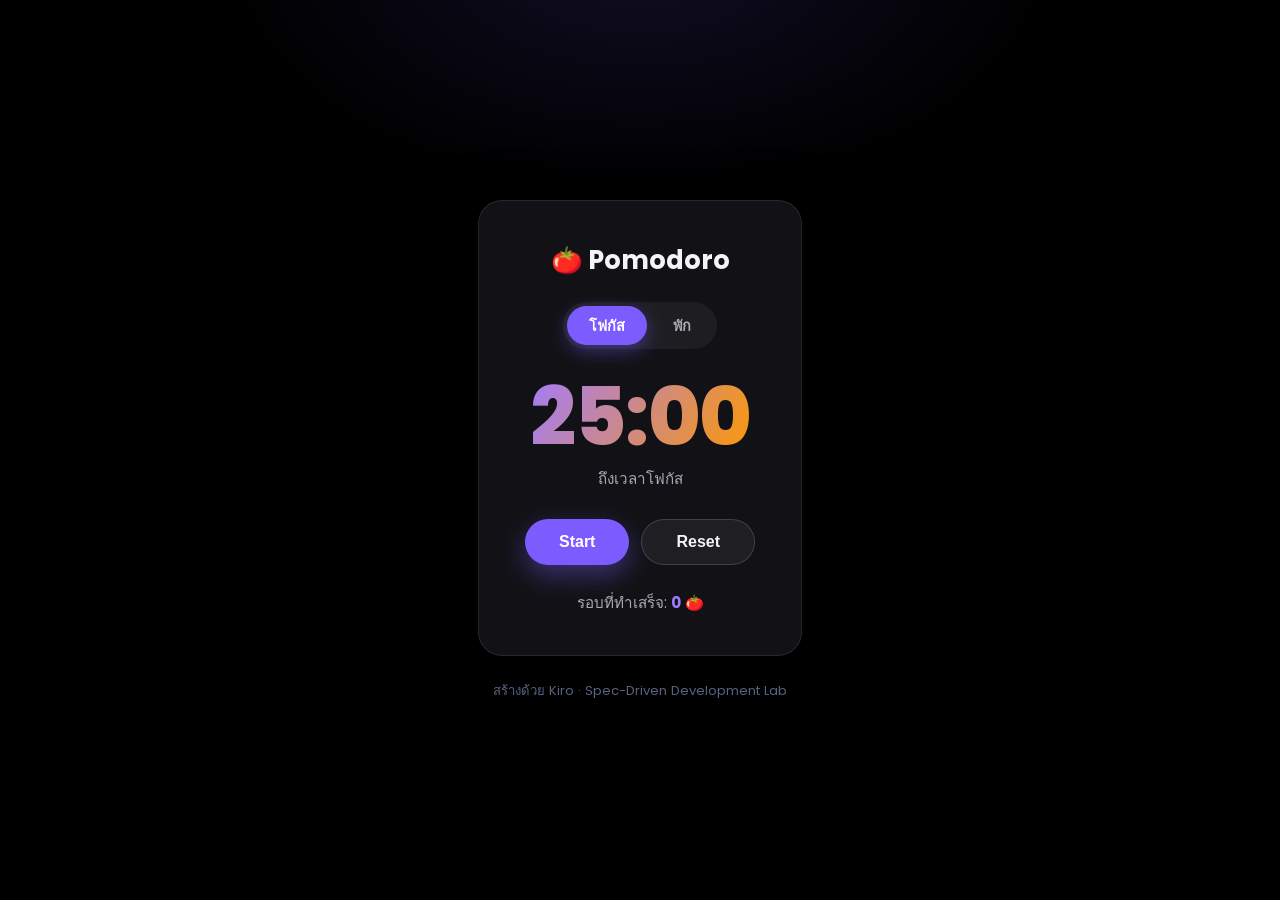
<file: preview/index.html>
<!DOCTYPE html>
<html lang="th">
<head>
<meta charset="UTF-8" />
<meta name="viewport" content="width=device-width, initial-scale=1.0" />
<title>Pomodoro Timer — ตัวอย่างผลลัพธ์จาก Kiro Lab</title>
<link rel="icon" type="image/svg+xml" href="../logo.svg" />
<link rel="preconnect" href="https://fonts.googleapis.com" />
<link rel="preconnect" href="https://fonts.gstatic.com" crossorigin />
<link href="https://fonts.googleapis.com/css2?family=Poppins:wght@400;500;600;700;800&display=swap" rel="stylesheet" />
<link rel="stylesheet" href="styles.css" />
</head>
<body>
  <main class="app">
    <h1 class="app-title">🍅 Pomodoro</h1>

    <div class="mode-tabs">
      <button class="mode-tab active" data-mode="focus">โฟกัส</button>
      <button class="mode-tab" data-mode="break">พัก</button>
    </div>

    <div class="clock" id="clock">25:00</div>
    <p class="mode-label" id="modeLabel">ถึงเวลาโฟกัส</p>

    <div class="controls">
      <button class="btn-main" id="startBtn">Start</button>
      <button class="btn-secondary" id="resetBtn">Reset</button>
    </div>

    <p class="rounds">รอบที่ทำเสร็จ: <span id="rounds">0</span> 🍅</p>
  </main>

  <p class="credit">สร้างด้วย Kiro · Spec-Driven Development Lab</p>

  <script src="app.js"></script>
</body>
</html>
</file>
<file: styles.css>
/* ============================================================
   Kiro Use Case Showcase — theme: Kiro × AWS × Com7
   ============================================================ */

:root {
  /* Brand palette */
  --kiro-1: #7c5cff;      /* Kiro violet */
  --kiro-2: #a17bff;
  --aws-ink: #0f1724;     /* AWS deep ink */
  --aws-orange: #ff9900;  /* AWS orange */
  --com7-green: #00a94f;  /* Com7 green */
  --com7-green-2: #34d67f;

  /* Surfaces — kiro.dev style: near-black, minimal */
  --bg: #000000;
  --bg-alt: #0a0a0d;
  --surface: #121216;
  --surface-2: #17171d;
  --border: rgba(255, 255, 255, 0.09);
  --border-strong: rgba(255, 255, 255, 0.18);

  /* Text */
  --text: #f4f4f6;
  --muted: #a8a8b3;
  --faint: #6e6e7a;

  --radius: 16px;
  --radius-sm: 10px;
  --maxw: 1200px;
  --grad-brand: linear-gradient(120deg, var(--kiro-1), var(--kiro-2) 40%, var(--aws-orange) 100%);
  --grad-brand-2: linear-gradient(120deg, var(--kiro-1), var(--com7-green));
  --shadow: 0 20px 60px rgba(0, 0, 0, 0.55);
}

* { box-sizing: border-box; margin: 0; padding: 0; }

html { scroll-behavior: smooth; scroll-padding-top: 80px; }

body {
  font-family: "IBM Plex Sans Thai", "Poppins", system-ui, sans-serif;
  background: var(--bg);
  color: var(--text);
  line-height: 1.65;
  -webkit-font-smoothing: antialiased;
}

h1, h2, h3, h4, .brand-text, .stat-num, .hero-title {
  font-family: "Poppins", "Sora", "IBM Plex Sans Thai", sans-serif;
  letter-spacing: -0.01em;
}
.hero-title { font-weight: 800; letter-spacing: -0.035em; }

.container { max-width: var(--maxw); margin: 0 auto; padding: 0 24px; }

.grad-text {
  background: linear-gradient(100deg, var(--kiro-2), var(--kiro-1));
  -webkit-background-clip: text;
  background-clip: text;
  color: transparent;
}

/* ---------- SVG icon system ---------- */
.ic { width: 24px; height: 24px; display: inline-block; vertical-align: middle; flex: none; }
.ic-sm { width: 16px; height: 16px; }
.uc-actor .ic-sm, .modal-actor .ic-sm { margin-right: 6px; color: var(--faint); }
.uc-more .ic-sm { margin-left: 6px; }
.uc-actor, .modal-actor { display: inline-flex; align-items: center; }
.uc-more { display: inline-flex; align-items: center; }

/* ---------- Scroll progress ---------- */
.scroll-progress {
  position: fixed; top: 0; left: 0; height: 3px; width: 0;
  background: var(--kiro-1); z-index: 200; transition: width 0.1s linear;
}

/* ---------- Nav ---------- */
.nav {
  position: sticky; top: 0; z-index: 100;
  backdrop-filter: blur(12px);
  border-bottom: 1px solid transparent;
  transition: background 0.3s, border-color 0.3s;
}
.nav.scrolled { background: rgba(0, 0, 0, 0.75); border-bottom-color: var(--border); }
.nav-inner { display: flex; align-items: center; gap: 24px; height: 68px; }
.brand { display: flex; align-items: center; gap: 9px; text-decoration: none; color: var(--text); font-weight: 800; }
.brand-mark {
  width: 30px; height: 30px; display: grid; place-items: center;
}
.brand-mark svg { width: 30px; height: 30px; display: block; }
.brand-text { font-size: 1.15rem; letter-spacing: -0.01em; font-weight: 800; }
.brand-dot { color: var(--kiro-2); }
.nav-links { display: flex; gap: 22px; margin-left: auto; }
.nav-links a { color: var(--muted); text-decoration: none; font-size: 0.92rem; transition: color 0.2s; }
.nav-links a:hover { color: var(--text); }
.nav-actions { display: flex; gap: 10px; align-items: center; margin-left: 24px; }
@media (max-width: 900px) { .nav-actions { margin-left: auto; } }

/* ---------- Buttons ---------- */
.btn {
  display: inline-flex; align-items: center; justify-content: center;
  padding: 13px 24px; border-radius: 999px; font-weight: 600;
  text-decoration: none; font-size: 0.95rem; cursor: pointer;
  border: 1px solid transparent; transition: transform 0.15s, box-shadow 0.2s, background 0.2s;
  font-family: inherit;
}
.btn-sm { padding: 9px 18px; font-size: 0.88rem; }
/* kiro.dev style: solid violet, flat, strong rounded */
.btn-primary { background: var(--kiro-1); color: #fff; }
.btn-primary:hover { background: #6d4ff0; transform: translateY(-1px); }
.btn-ghost { background: transparent; color: var(--text); border-color: var(--border-strong); }
.btn-ghost:hover { background: rgba(255, 255, 255, 0.06); border-color: var(--text); }

/* ---------- Hero — kiro.dev style: flat black, left-aligned, side panel ---------- */
.hero { position: relative; padding: 70px 0 56px; overflow: hidden; }
.hero-glow { display: none; }
.hero-grid {
  display: grid; grid-template-columns: 1.55fr 1fr; gap: 56px; align-items: start;
}
.hero-main { text-align: left; }
.pill {
  display: inline-flex; align-items: center; gap: 9px;
  padding: 7px 16px; border-radius: 999px;
  background: rgba(124, 92, 255, 0.1); border: 1px solid rgba(124, 92, 255, 0.3);
  font-size: 0.82rem; color: var(--kiro-2); margin-bottom: 28px; font-weight: 500;
}
.pill-dot { width: 7px; height: 7px; border-radius: 2px; background: var(--kiro-1); box-shadow: none; animation: pulse 2s infinite; }
@keyframes pulse { 0%,100% { opacity: 1; } 50% { opacity: 0.4; } }

.hero-title { font-size: clamp(2.4rem, 5.2vw, 4.2rem); line-height: 1.06; letter-spacing: -0.04em; font-weight: 800; }
.hero-sub { max-width: 560px; margin: 24px 0 0; color: var(--muted); font-size: 1.08rem; }
.hero-cta { display: flex; gap: 14px; justify-content: flex-start; flex-wrap: wrap; margin-top: 36px; }

/* What's new side panel */
.hero-aside { padding-top: 6px; }
.whatsnew { display: flex; flex-direction: column; gap: 4px; }
.whatsnew-label {
  display: inline-flex; align-items: center; gap: 8px;
  text-transform: uppercase; letter-spacing: 0.12em; font-size: 0.74rem; font-weight: 700;
  color: var(--kiro-2); margin-bottom: 12px;
}
.wn-dot { width: 7px; height: 7px; border-radius: 2px; background: var(--kiro-1); }
.wn-item {
  display: block; text-decoration: none; color: var(--text);
  padding: 14px 16px; border-radius: 12px; border: 1px solid transparent;
  transition: background 0.2s, border-color 0.2s;
}
.wn-item:hover { background: rgba(124, 92, 255, 0.07); border-color: rgba(124, 92, 255, 0.25); }
.wn-item h4 { font-size: 0.98rem; font-weight: 700; margin-bottom: 3px; }
.wn-item p { font-size: 0.86rem; color: var(--muted); line-height: 1.5; }

.hero-stats { display: flex; gap: 44px; justify-content: flex-start; margin-top: 56px; flex-wrap: wrap; }
.stat { display: flex; flex-direction: column; align-items: flex-start; }

/* ---------- IDE mockup ---------- */
.ide-wrap { perspective: 1600px; }
.ide-mock {
  margin-top: 54px; border-radius: 14px; overflow: hidden;
  border: 1px solid var(--border-strong);
  background: #0b0b10;
  box-shadow: 0 40px 100px rgba(124, 92, 255, 0.18), 0 20px 60px rgba(0, 0, 0, 0.6);
  transform-style: preserve-3d;
  transform: perspective(1600px) rotateX(14deg) translateY(50px) scale(0.97);
  opacity: 0;
  transition: transform 1s cubic-bezier(0.2, 0.7, 0.2, 1), opacity 0.9s ease;
  will-change: transform, opacity;
}
.ide-mock.revealed {
  transform: perspective(1600px) rotateX(0deg) translateY(0) scale(1);
  opacity: 1;
}
@media (prefers-reduced-motion: reduce) {
  .ide-mock { transition: opacity 0.4s ease; transform: none; }
  .ide-mock.revealed { transform: none; }
}
.ide-bar {
  display: flex; align-items: center; gap: 14px; padding: 11px 16px;
  background: #121218; border-bottom: 1px solid var(--border);
}
.ide-dots { display: inline-flex; gap: 7px; }
.ide-dots i { width: 11px; height: 11px; border-radius: 50%; background: #35353f; display: block; }
.ide-dots i:nth-child(1) { background: #ff5f57; }
.ide-dots i:nth-child(2) { background: #febc2e; }
.ide-dots i:nth-child(3) { background: #28c840; }
.ide-title { color: var(--muted); font-size: 0.84rem; font-family: "JetBrains Mono", monospace; }
.ide-badge {
  margin-left: auto; font-size: 0.72rem; font-weight: 600; color: var(--kiro-2);
  background: rgba(124, 92, 255, 0.12); border: 1px solid rgba(124, 92, 255, 0.3);
  padding: 3px 11px; border-radius: 999px;
}
.ide-body { display: grid; grid-template-columns: 190px 1fr 290px; min-height: 340px; }

/* sidebar */
.ide-side { background: #0d0d12; border-right: 1px solid var(--border); padding: 12px 0; }
.ide-side-head { font-size: 0.66rem; letter-spacing: 0.1em; color: var(--faint); padding: 4px 16px 10px; }
.ide-tree { display: flex; flex-direction: column; font-size: 0.82rem; font-family: "JetBrains Mono", monospace; }
.ide-folder { color: var(--muted); padding: 5px 16px; }
.ide-folder.mt { margin-top: 6px; }
.ide-file { color: var(--faint); padding: 5px 16px 5px 30px; }
.ide-file.active { color: var(--text); background: rgba(124, 92, 255, 0.14); border-left: 2px solid var(--kiro-1); padding-left: 28px; }

/* editor */
.ide-editor { background: #0b0b10; display: flex; flex-direction: column; min-width: 0; }
.ide-tabs { display: flex; border-bottom: 1px solid var(--border); background: #0d0d12; }
.ide-tab { font-size: 0.78rem; font-family: "JetBrains Mono", monospace; color: var(--faint); padding: 9px 16px; border-right: 1px solid var(--border); }
.ide-tab.active { color: var(--text); background: #0b0b10; border-bottom: 2px solid var(--kiro-1); }
.ide-code {
  margin: 0; padding: 16px 18px; font-family: "JetBrains Mono", monospace;
  font-size: 0.8rem; line-height: 1.75; color: #c7c9d6; overflow-x: auto; white-space: pre;
}
.ide-code .l { display: block; }
.c-h { color: var(--kiro-2); font-weight: 700; }
.c-k { color: #ffb84d; }
.c-m { color: #34d67f; font-weight: 600; }
.cursor { display: inline-block; width: 7px; height: 1.05em; background: var(--kiro-1); vertical-align: text-bottom; margin-left: 2px; animation: blink 1.1s steps(1) infinite; }
@keyframes blink { 50% { opacity: 0; } }

/* chat */
.ide-chat { background: #0d0d12; border-left: 1px solid var(--border); padding: 14px; display: flex; flex-direction: column; gap: 12px; }
.ide-chat-head { display: flex; align-items: center; gap: 8px; font-weight: 700; font-size: 0.9rem; color: var(--text); }
.ide-ghost { display: inline-grid; place-items: center; color: var(--kiro-2); }
.ide-ghost .ic { width: 20px; height: 20px; }
.ide-msg { font-size: 0.82rem; line-height: 1.6; padding: 10px 12px; border-radius: 10px; }
.ide-msg-user { background: rgba(255, 255, 255, 0.05); color: var(--text); align-self: flex-end; max-width: 90%; }
.ide-msg-ai { background: rgba(124, 92, 255, 0.1); border: 1px solid rgba(124, 92, 255, 0.22); color: var(--muted); }
.ide-steps { display: flex; flex-direction: column; gap: 6px; margin-top: 10px; }
.ide-step { display: flex; align-items: center; gap: 7px; font-size: 0.78rem; color: var(--faint); }
.ide-step .ic { width: 14px; height: 14px; }
.ide-step.done { color: var(--com7-green-2); }
.ide-step.run { color: var(--kiro-2); }
.ide-step.run::before { content: ""; width: 11px; height: 11px; border-radius: 50%; border: 2px solid var(--kiro-1); border-top-color: transparent; animation: spin 0.8s linear infinite; }
@keyframes spin { to { transform: rotate(360deg); } }
.stat-num { font-size: 2.5rem; font-weight: 800; color: var(--kiro-2); }
.stat-label { color: var(--faint); font-size: 0.88rem; margin-top: 2px; }

.brand-strip {
  display: flex; align-items: center; justify-content: flex-start; gap: 14px;
  margin-top: 40px; color: var(--faint); font-size: 0.85rem; flex-wrap: wrap;
}
.brand-chip { padding: 6px 16px; border-radius: 8px; font-weight: 700; font-size: 0.85rem; letter-spacing: 0.02em; }
.chip-kiro { background: rgba(124, 92, 255, 0.15); color: var(--kiro-2); border: 1px solid rgba(124, 92, 255, 0.4); }
.chip-aws { background: rgba(255, 153, 0, 0.12); color: var(--aws-orange); border: 1px solid rgba(255, 153, 0, 0.4); }
.chip-com7 { background: rgba(0, 169, 79, 0.12); color: var(--com7-green-2); border: 1px solid rgba(0, 169, 79, 0.4); }

/* ---------- Sections ---------- */
.section { padding: 96px 0; }
.section-alt { background: var(--bg-alt); border-top: 1px solid var(--border); border-bottom: 1px solid var(--border); }
.section-head { text-align: center; max-width: 720px; margin: 0 auto 48px; }
.eyebrow {
  display: inline-flex; align-items: center; gap: 8px;
  text-transform: uppercase; letter-spacing: 0.12em; font-size: 0.76rem; font-weight: 700; color: var(--kiro-2);
}
.eyebrow::before { content: ""; width: 7px; height: 7px; border-radius: 2px; background: var(--kiro-1); }
.section-head h2 { font-size: clamp(1.8rem, 3.8vw, 2.6rem); margin-top: 14px; letter-spacing: -0.025em; font-weight: 800; }
.section-desc { color: var(--muted); margin-top: 14px; }

/* ---------- Grid & cards ---------- */
.grid { display: grid; gap: 20px; }
.grid-3 { grid-template-columns: repeat(3, 1fr); }
.grid-2 { grid-template-columns: repeat(2, 1fr); }
.grid-actors { grid-template-columns: repeat(auto-fit, minmax(260px, 1fr)); }

/* ---------- Lab CTA banner (home) ---------- */
.lab-cta-card {
  display: grid; grid-template-columns: 1.4fr 1fr; gap: 30px; align-items: center;
  background: rgba(124, 92, 255, 0.08);
  border: 1px solid rgba(124, 92, 255, 0.25); border-radius: 24px; padding: 40px;
}
.lab-cta-text h2 { font-size: clamp(1.5rem, 3vw, 2.1rem); letter-spacing: -0.02em; margin-top: 10px; }
.lab-cta-text p { color: var(--muted); margin: 14px 0 24px; }
.lab-cta-visual { display: grid; place-items: center; }
.lab-clock-demo {
  width: 200px; height: 200px; border-radius: 50%;
  background: linear-gradient(180deg, var(--surface), var(--surface-2));
  border: 1px solid var(--border-strong); display: grid; place-items: center; gap: 6px;
  box-shadow: 0 20px 50px rgba(124, 92, 255, 0.3); align-content: center;
}
.lab-clock-time {
  font-family: "Poppins", "Sora"; font-size: 2.8rem; font-weight: 800; line-height: 1; color: var(--kiro-2);
}
.lab-clock-sub { color: var(--muted); font-size: 0.9rem; }
@media (max-width: 760px) {
  .lab-cta-card { grid-template-columns: 1fr; text-align: center; }
  .lab-cta-card .hero-cta { justify-content: center; }
  .lab-cta-visual { order: -1; }
}

/* ---------- Get started paths ---------- */
.path-grid { max-width: 920px; margin: 0 auto; }
.path-card { display: flex; flex-direction: column; position: relative; overflow: hidden; padding: 32px; }
.path-card::before { content: ""; position: absolute; top: 0; left: 0; width: 100%; height: 4px; background: var(--grad-brand); }
.path-enterprise::before { background: var(--grad-brand-2); }
.path-num {
  display: inline-flex; align-items: center; width: fit-content;
  padding: 5px 14px; border-radius: 999px; font-family: "Sora"; font-weight: 700;
  font-size: 0.78rem; letter-spacing: 0.04em; margin-bottom: 16px;
  background: rgba(124, 92, 255, 0.16); color: var(--kiro-2);
}
.path-num-ent { background: rgba(0, 169, 79, 0.16); color: var(--com7-green-2); }
.path-title { font-size: 1.5rem; letter-spacing: -0.02em; }
.path-tagline { color: var(--muted); font-size: 0.95rem; margin-top: 6px; }
.path-list { list-style: none; margin: 22px 0 26px; display: flex; flex-direction: column; gap: 12px; }
.path-list li {
  position: relative; padding-left: 30px; color: var(--text); font-size: 0.96rem;
}
.path-list li::before {
  content: "✓"; position: absolute; left: 0; top: -1px;
  width: 20px; height: 20px; border-radius: 50%; display: grid; place-items: center;
  font-size: 0.72rem; font-weight: 700; background: rgba(124, 92, 255, 0.2); color: var(--kiro-2);
}
.path-enterprise .path-list li::before { background: rgba(0, 169, 79, 0.2); color: var(--com7-green-2); }
.path-btn { width: 100%; margin-top: auto; }
.path-note { text-align: center; color: var(--faint); font-size: 0.82rem; margin-top: 12px; }

.path-contact-lead { color: var(--muted); font-size: 0.9rem; margin-bottom: 12px; }
.contact-box {
  border: 1px solid rgba(0, 169, 79, 0.3); background: rgba(0, 169, 79, 0.06);
  border-radius: var(--radius-sm); padding: 16px; margin-bottom: 22px;
  display: flex; flex-direction: column; gap: 12px;
}
.contact-title {
  font-size: 0.72rem; font-weight: 700; letter-spacing: 0.08em; text-transform: uppercase;
  color: var(--com7-green-2);
}
.contact-row { display: flex; align-items: center; gap: 12px; text-decoration: none; color: var(--text); transition: transform 0.15s; }
.contact-row:hover { transform: translateX(3px); }
.contact-ico { display: grid; place-items: center; color: var(--com7-green-2); flex: none; }
.contact-ico .ic { width: 22px; height: 22px; }
.contact-label { display: block; font-size: 0.74rem; color: var(--faint); }
.contact-val { display: block; font-size: 0.95rem; font-weight: 600; color: var(--text); }

.card {
  background: var(--surface);
  border: 1px solid var(--border); border-radius: var(--radius);
  padding: 26px; transition: transform 0.2s, border-color 0.2s, box-shadow 0.25s;
}

/* Value cards */
.value-card .card-ico {
  width: 48px; height: 48px; border-radius: 12px; display: grid; place-items: center;
  margin-bottom: 18px;
}
.value-card .card-ico .ic { width: 24px; height: 24px; }
.ico-spec { background: rgba(124, 92, 255, 0.15); color: var(--kiro-2); }
.ico-auto { background: rgba(255, 153, 0, 0.15); color: var(--aws-orange); }
.ico-connect { background: rgba(0, 169, 79, 0.15); color: var(--com7-green-2); }
.value-card h3 { margin-bottom: 8px; }
.value-card p { color: var(--muted); font-size: 0.96rem; }

/* Actor cards */
.actor-card { display: flex; flex-direction: column; gap: 12px; }
.actor-icon {
  width: 46px; height: 46px; border-radius: 12px; display: grid; place-items: center;
  background: rgba(124, 92, 255, 0.1); border: 1px solid rgba(124, 92, 255, 0.25); color: var(--kiro-2);
}
.actor-icon .ic { width: 24px; height: 24px; }
.actor-meta { display: flex; align-items: center; gap: 10px; flex-wrap: wrap; }
.actor-meta h3 { font-size: 1.1rem; }
.actor-card p { color: var(--muted); font-size: 0.92rem; }
.tag { padding: 3px 11px; border-radius: 999px; font-size: 0.72rem; font-weight: 700; }
.tag-human { background: rgba(124, 92, 255, 0.16); color: var(--kiro-2); }
.tag-ai { background: rgba(255, 153, 0, 0.16); color: var(--aws-orange); }
.tag-ext { background: rgba(0, 169, 79, 0.16); color: var(--com7-green-2); }

/* ---------- Filter ---------- */
.filter-bar { display: flex; gap: 10px; justify-content: center; flex-wrap: wrap; margin-bottom: 34px; }
.chip-filter {
  padding: 9px 18px; border-radius: 999px; border: 1px solid var(--border-strong);
  background: transparent; color: var(--muted); font-size: 0.88rem; cursor: pointer;
  font-family: inherit; transition: all 0.2s;
}
.chip-filter:hover { color: var(--text); border-color: var(--kiro-1); }
.chip-filter.active { background: var(--grad-brand); color: #fff; border-color: transparent; }

/* ---------- Use case cards ---------- */
.uc-card { cursor: pointer; position: relative; overflow: hidden; }
.uc-card::before { content: ""; position: absolute; top: 0; left: 0; width: 100%; height: 3px; }
.uc-card.accent-kiro::before { background: var(--kiro-1); }
.uc-card.accent-orange::before { background: var(--aws-orange); }
.uc-card.accent-com7::before { background: var(--com7-green); }
.uc-card.accent-aws::before { background: #3b82f6; }
.uc-card:hover { transform: translateY(-5px); border-color: var(--border-strong); box-shadow: var(--shadow); }

.uc-top { display: flex; justify-content: space-between; align-items: center; margin-bottom: 12px; }
.uc-id { font-family: "Sora"; font-size: 0.82rem; color: var(--faint); font-weight: 600; letter-spacing: 0.03em; }
.uc-badge { padding: 4px 11px; border-radius: 999px; font-size: 0.7rem; font-weight: 700; }
.badge-kiro { background: rgba(124, 92, 255, 0.16); color: var(--kiro-2); }
.badge-orange { background: rgba(255, 153, 0, 0.16); color: var(--aws-orange); }
.badge-com7 { background: rgba(0, 169, 79, 0.16); color: var(--com7-green-2); }
.badge-aws { background: rgba(59, 130, 246, 0.18); color: #7ab0ff; }
.uc-card h3 { font-size: 1.15rem; margin-bottom: 8px; }
.uc-desc { color: var(--muted); font-size: 0.92rem; min-height: 60px; }
.uc-foot { display: flex; justify-content: space-between; align-items: center; margin-top: 14px; gap: 8px; }
.uc-actor { font-size: 0.8rem; color: var(--faint); }
.prio { padding: 3px 11px; border-radius: 999px; font-size: 0.72rem; font-weight: 700; }
.prio-critical { background: rgba(240, 74, 60, 0.28); color: #ff8a80; border: 1px solid rgba(240, 74, 60, 0.5); }
.prio-high { background: rgba(240, 74, 60, 0.18); color: #ff7a70; }
.prio-medium { background: rgba(255, 153, 0, 0.18); color: var(--aws-orange); }
.prio-low { background: rgba(124, 92, 255, 0.18); color: var(--kiro-2); }

/* ---------- Showcase intro ---------- */
.showcase-intro {
  max-width: 860px; margin: 0 auto 40px; text-align: center;
  background: linear-gradient(180deg, var(--surface), var(--surface-2));
  border: 1px solid var(--border); border-radius: var(--radius); padding: 30px;
}
.showcase-intro p { color: var(--muted); font-size: 1rem; }
.showcase-stats { display: flex; justify-content: center; gap: 40px; margin-top: 26px; flex-wrap: wrap; }
.sc-stat { display: flex; flex-direction: column; align-items: center; }
.sc-stat-num { font-size: 2rem; font-weight: 800; background: var(--grad-brand); -webkit-background-clip: text; background-clip: text; color: transparent; font-family: "Sora"; }
.sc-stat-label { color: var(--faint); font-size: 0.84rem; margin-top: 2px; }

.showcase-table-toggle { margin-top: 34px; }
.showcase-table-toggle summary {
  cursor: pointer; padding: 14px 20px; border-radius: var(--radius-sm);
  background: var(--surface); border: 1px solid var(--border-strong); color: var(--text);
  font-weight: 600; font-size: 0.95rem; list-style: none;
  display: flex; align-items: center; justify-content: center; gap: 10px;
  transition: background 0.2s, border-color 0.2s;
}
.showcase-table-toggle summary:hover { background: var(--surface-2); border-color: var(--kiro-1); }
.showcase-table-toggle summary::-webkit-details-marker { display: none; }
.showcase-table-toggle summary::marker { content: ""; }
/* ลูกศรบอกสถานะเปิด/ปิด */
.showcase-table-toggle summary::after {
  content: ""; width: 9px; height: 9px; border-right: 2px solid var(--kiro-2);
  border-bottom: 2px solid var(--kiro-2); transform: rotate(45deg); transition: transform 0.25s;
  margin-top: -4px;
}
.showcase-table-toggle[open] summary::after { transform: rotate(-135deg); margin-top: 2px; }
.showcase-table-toggle[open] summary { border-color: var(--kiro-1); background: var(--surface-2); }
.modal-empty { color: var(--faint); font-size: 0.9rem; }
.uc-more { display: inline-block; margin-top: 14px; font-size: 0.85rem; color: var(--kiro-2); font-weight: 600; }

/* ---------- Modal ---------- */
.modal { position: fixed; inset: 0; z-index: 300; display: none; }
.modal.open { display: block; }
.modal-backdrop { position: absolute; inset: 0; background: rgba(5, 6, 12, 0.75); backdrop-filter: blur(4px); }
.modal-card {
  position: relative; max-width: 720px; margin: 5vh auto; max-height: 90vh; overflow-y: auto;
  background: linear-gradient(180deg, var(--surface), var(--bg-alt));
  border: 1px solid var(--border-strong); border-radius: 20px; padding: 34px;
  box-shadow: var(--shadow); animation: popIn 0.25s ease;
}
@keyframes popIn { from { opacity: 0; transform: translateY(20px) scale(0.98); } to { opacity: 1; transform: none; } }
.modal-close {
  position: absolute; top: 16px; right: 18px; width: 34px; height: 34px; border-radius: 50%;
  border: 1px solid var(--border-strong); background: rgba(255, 255, 255, 0.05); color: var(--text);
  font-size: 1.3rem; cursor: pointer; line-height: 1;
}
.modal-close:hover { background: rgba(255, 255, 255, 0.12); }
.modal-head { display: flex; gap: 10px; margin-bottom: 14px; flex-wrap: wrap; }
.modal-title { font-size: 1.5rem; letter-spacing: -0.02em; margin-bottom: 8px; }
.modal-uc-id { color: var(--faint); font-size: 1rem; }
.modal-actor { color: var(--muted); font-size: 0.92rem; }
.modal-descr { color: var(--text); margin: 12px 0 6px; }
.modal-block { margin-top: 20px; }
.modal-block h4 { font-size: 0.95rem; color: var(--aws-orange); margin-bottom: 8px; text-transform: uppercase; letter-spacing: 0.05em; font-size: 0.8rem; }
.modal-block ul, .modal-block ol { padding-left: 20px; color: var(--muted); font-size: 0.94rem; }
.modal-block li { margin-bottom: 5px; }
.ears-box {
  margin-top: 24px; padding: 18px; border-radius: 12px;
  background: rgba(124, 92, 255, 0.08); border: 1px solid rgba(124, 92, 255, 0.3);
}
.ears-label { font-size: 0.72rem; font-weight: 700; letter-spacing: 0.1em; color: var(--kiro-2); text-transform: uppercase; }
.ears-box p { margin-top: 8px; font-family: "Sora"; font-size: 0.95rem; color: var(--text); }

/* ---------- Diagram ---------- */
.diagram-wrap { display: grid; grid-template-columns: 260px 1fr; gap: 30px; align-items: start; }
.diagram-side-title { color: var(--faint); text-transform: uppercase; letter-spacing: 0.1em; font-size: 0.78rem; margin-bottom: 14px; }
.diagram-actors { display: flex; flex-direction: column; gap: 10px; }
.d-actor {
  display: flex; align-items: center; gap: 10px; padding: 12px 16px; border-radius: 12px;
  background: var(--surface); border: 1px solid var(--border); font-size: 0.9rem; font-weight: 500;
}
.d-actor-ic { font-size: 1.2rem; }
.diagram-system {
  border: 1.5px dashed var(--border-strong); border-radius: 20px; padding: 24px;
  background: rgba(124, 92, 255, 0.04); position: relative;
}
.system-label {
  position: absolute; top: -12px; left: 24px; background: var(--bg-alt); padding: 2px 14px;
  font-size: 0.8rem; font-weight: 700; color: var(--kiro-2); border-radius: 999px; border: 1px solid var(--border-strong);
}
.diagram-usecases { display: grid; grid-template-columns: repeat(2, 1fr); gap: 12px; margin-top: 8px; }
.d-uc {
  padding: 14px 16px; border-radius: 999px; background: var(--surface-2); border: 1px solid var(--border);
  font-size: 0.88rem; text-align: center; position: relative; transition: transform 0.2s;
}
.d-uc:hover { transform: scale(1.03); }
.d-uc::before { content: ""; position: absolute; left: 0; top: 50%; transform: translateY(-50%); width: 4px; height: 60%; border-radius: 4px; }
.d-uc.accent-kiro::before { background: var(--kiro-1); }
.d-uc.accent-orange::before { background: var(--aws-orange); }
.d-uc.accent-com7::before { background: var(--com7-green); }
.d-uc.accent-aws::before { background: #3b82f6; }
.d-uc-id { display: block; font-size: 0.72rem; color: var(--faint); }

.rel-legend { margin-top: 30px; display: flex; flex-direction: column; gap: 10px; }
.rel-item { color: var(--muted); font-size: 0.9rem; }
.rel-tag { font-family: "Sora"; font-size: 0.8rem; padding: 2px 9px; border-radius: 6px; margin-right: 6px; font-weight: 600; }
.rel-tag.include { background: rgba(59, 130, 246, 0.18); color: #7ab0ff; }
.rel-tag.extend { background: rgba(255, 153, 0, 0.18); color: var(--aws-orange); }

/* ---------- Table ---------- */
.table-wrap { overflow-x: auto; border: 1px solid var(--border); border-radius: var(--radius); }
.uc-table { width: 100%; border-collapse: collapse; min-width: 640px; }
.uc-table th, .uc-table td { text-align: left; padding: 14px 18px; font-size: 0.92rem; }
.uc-table thead th { background: var(--surface-2); color: var(--muted); font-weight: 600; text-transform: uppercase; font-size: 0.76rem; letter-spacing: 0.06em; }
.uc-table tbody tr { border-top: 1px solid var(--border); transition: background 0.15s; }
.uc-table tbody tr:hover { background: rgba(124, 92, 255, 0.06); }

.note-box { margin-top: 28px; padding: 22px 24px; border-radius: var(--radius); background: rgba(255, 153, 0, 0.06); border: 1px solid rgba(255, 153, 0, 0.25); }
.note-box h4 { color: var(--aws-orange); margin-bottom: 10px; }
.note-box ul { padding-left: 20px; color: var(--muted); font-size: 0.94rem; }
.note-box li { margin-bottom: 6px; }

/* ---------- Install CLI bar ---------- */
.install-bar {
  display: flex; align-items: center; gap: 14px; flex-wrap: wrap;
  margin: 30px 0 0; padding: 14px 18px; max-width: 560px;
  background: #0b0b10; border: 1px solid var(--border-strong); border-radius: 12px;
}
.install-label { font-size: 0.78rem; color: var(--faint); font-weight: 600; }
.install-code {
  flex: 1; min-width: 0; font-family: "JetBrains Mono", monospace; font-size: 0.86rem;
  color: #d7dcf0; white-space: nowrap; overflow-x: auto;
}
.install-code .prmpt { color: var(--kiro-2); }
.install-copy {
  flex: none; display: inline-flex; align-items: center; gap: 6px;
  border: 1px solid var(--border-strong); background: rgba(124, 92, 255, 0.14); color: var(--kiro-2);
  font-family: inherit; font-size: 0.8rem; font-weight: 600; padding: 7px 14px; border-radius: 8px; cursor: pointer;
  transition: background 0.15s;
}
.install-copy:hover { background: rgba(124, 92, 255, 0.28); }
.install-copy .ic { width: 15px; height: 15px; }

/* ---------- Trust strip (used by teams) ---------- */
.trust { padding: 56px 0; border-top: 1px solid var(--border); border-bottom: 1px solid var(--border); }
.trust-head { text-align: center; color: var(--faint); font-size: 0.86rem; letter-spacing: 0.04em; margin-bottom: 28px; }
.trust-stats { display: flex; justify-content: center; gap: 56px; flex-wrap: wrap; }
.trust-stat { text-align: center; }
.trust-num { font-family: "Poppins", "Sora"; font-size: 2.2rem; font-weight: 800; color: var(--kiro-2); line-height: 1; }
.trust-lbl { color: var(--muted); font-size: 0.86rem; margin-top: 6px; }

/* ---------- Pricing ---------- */
.price-grid { display: grid; grid-template-columns: repeat(3, 1fr); gap: 20px; max-width: 1000px; margin: 0 auto; }
.price-card {
  background: var(--surface); border: 1px solid var(--border); border-radius: var(--radius);
  padding: 30px 26px; display: flex; flex-direction: column; position: relative;
}
.price-card.featured { border-color: rgba(124, 92, 255, 0.5); background: rgba(124, 92, 255, 0.06); }
.price-flag {
  position: absolute; top: -11px; left: 50%; transform: translateX(-50%);
  background: var(--kiro-1); color: #fff; font-size: 0.68rem; font-weight: 700;
  padding: 3px 12px; border-radius: 999px; letter-spacing: 0.03em; white-space: nowrap;
}
.price-name { font-size: 1.1rem; font-weight: 700; }
.price-amt { font-family: "Poppins", "Sora"; font-size: 2.3rem; font-weight: 800; margin: 10px 0 2px; letter-spacing: -0.02em; }
.price-amt span { font-size: 0.95rem; font-weight: 500; color: var(--faint); }
.price-desc { color: var(--muted); font-size: 0.88rem; min-height: 40px; }
.price-list { list-style: none; margin: 18px 0 24px; display: flex; flex-direction: column; gap: 10px; }
.price-list li { position: relative; padding-left: 26px; font-size: 0.9rem; color: var(--text); }
.price-list li::before {
  content: ""; position: absolute; left: 0; top: 1px; width: 17px; height: 17px; border-radius: 50%;
  background: rgba(124, 92, 255, 0.2);
}
.price-list li::after { content: ""; position: absolute; left: 5.5px; top: 6px; width: 5px; height: 8px; border-right: 2px solid var(--kiro-2); border-bottom: 2px solid var(--kiro-2); transform: rotate(40deg); }
.price-btn { margin-top: auto; width: 100%; }
.price-note { text-align: center; color: var(--faint); font-size: 0.86rem; margin-top: 24px; }
@media (max-width: 820px) { .price-grid { grid-template-columns: 1fr; max-width: 420px; } .trust-stats { gap: 36px; } }

/* ---------- Powered by models ---------- */
.models-row { display: flex; flex-wrap: wrap; gap: 12px; justify-content: center; margin-top: 8px; }
.model-chip {
  display: inline-flex; align-items: center; gap: 9px;
  padding: 11px 20px; border-radius: 999px;
  background: var(--surface); border: 1px solid var(--border-strong);
  font-size: 0.92rem; font-weight: 600; color: var(--text);
  transition: border-color 0.2s, transform 0.2s;
}
.model-chip:hover { border-color: var(--kiro-1); transform: translateY(-2px); }
.model-chip .dot { width: 9px; height: 9px; border-radius: 50%; }
.model-chip.auto { background: rgba(124, 92, 255, 0.12); border-color: rgba(124, 92, 255, 0.4); color: var(--kiro-2); }

/* ---------- Testimonials ---------- */
.tst-grid { columns: 3; column-gap: 20px; }
.tst-card {
  break-inside: avoid; margin-bottom: 20px; padding: 24px;
  background: var(--surface); border: 1px solid var(--border); border-radius: var(--radius);
}
.tst-quote { color: var(--text); font-size: 0.96rem; line-height: 1.65; }
.tst-who { display: flex; align-items: center; gap: 12px; margin-top: 18px; }
.tst-avatar {
  width: 40px; height: 40px; border-radius: 50%; flex: none;
  display: grid; place-items: center; font-weight: 700; font-size: 0.85rem; color: #fff;
  background: linear-gradient(135deg, var(--kiro-1), var(--kiro-2));
}
.tst-name { font-weight: 700; font-size: 0.9rem; color: var(--text); }
.tst-role { font-size: 0.8rem; color: var(--faint); }
@media (max-width: 900px) { .tst-grid { columns: 2; } }
@media (max-width: 620px) { .tst-grid { columns: 1; } }

/* ---------- CTA ---------- */
.cta { padding: 100px 0; text-align: center; position: relative; }
.cta-inner { max-width: 760px; margin: 0 auto; padding: 56px 32px; border-radius: 24px;
  background: rgba(124, 92, 255, 0.08);
  border: 1px solid rgba(124, 92, 255, 0.25); }
.cta-inner h2 { font-size: clamp(1.6rem, 3.5vw, 2.3rem); letter-spacing: -0.02em; }
.cta-inner p { color: var(--muted); margin-top: 14px; }

/* ---------- Footer ---------- */
.footer { border-top: 1px solid var(--border); padding: 26px 0; }
.footer-inner { display: flex; justify-content: space-between; align-items: center; color: var(--faint); font-size: 0.85rem; flex-wrap: wrap; gap: 10px; }
.footer-brands { font-weight: 700; background: var(--grad-brand); -webkit-background-clip: text; background-clip: text; color: transparent; }

/* ---------- Reveal animation ---------- */
.reveal { opacity: 0; transform: translateY(24px); transition: opacity 0.6s ease, transform 0.6s ease; }
.reveal.revealed { opacity: 1; transform: none; }

/* ---------- Responsive ---------- */
@media (max-width: 960px) {
  .hero-grid { grid-template-columns: 1fr; gap: 36px; }
  .hero-aside { max-width: 560px; }
  .ide-body { grid-template-columns: 1fr 300px; }
  .ide-side { display: none; }
}
@media (max-width: 680px) {
  .ide-body { grid-template-columns: 1fr; }
  .ide-chat { display: none; }
}
@media (max-width: 900px) {
  .grid-3 { grid-template-columns: 1fr 1fr; }
  .grid-2 { grid-template-columns: 1fr; }
  .diagram-wrap { grid-template-columns: 1fr; }
  .nav-links { display: none; }
}
@media (max-width: 620px) {
  .grid-3 { grid-template-columns: 1fr; }
  .diagram-usecases { grid-template-columns: 1fr; }
  .hero-stats { gap: 28px; }
  .section { padding: 60px 0; }
  .modal-card { margin: 0; min-height: 100vh; border-radius: 0; }
}
</file>
<file: preview/styles.css>
/* Pomodoro Timer — ตัวอย่างผลลัพธ์ (ธีม Kiro — kiro.dev style) */
:root {
  --kiro: #7c5cff;
  --kiro-2: #a17bff;
  --orange: #ff9900;
  --bg: #000000;
  --surface: #121216;
  --text: #f4f4f6;
  --muted: #a8a8b3;
}

* { box-sizing: border-box; margin: 0; padding: 0; }

body {
  font-family: "Poppins", "Segoe UI", system-ui, sans-serif;
  min-height: 100vh;
  display: flex;
  flex-direction: column;
  align-items: center;
  justify-content: center;
  gap: 24px;
  background:
    radial-gradient(700px 400px at 50% -5%, rgba(124, 92, 255, 0.14), transparent 60%),
    var(--bg);
  color: var(--text);
}

.app {
  background: var(--surface);
  border: 1px solid rgba(255, 255, 255, 0.09);
  border-radius: 24px;
  padding: 40px 46px;
  text-align: center;
  box-shadow: 0 30px 70px rgba(0, 0, 0, 0.5);
  min-width: 320px;
}

.app-title { font-size: 1.6rem; margin-bottom: 22px; }

.mode-tabs {
  display: inline-flex;
  background: rgba(255, 255, 255, 0.05);
  border-radius: 999px;
  padding: 4px;
  gap: 4px;
  margin-bottom: 24px;
}
.mode-tab {
  border: none;
  background: transparent;
  color: var(--muted);
  padding: 8px 22px;
  border-radius: 999px;
  cursor: pointer;
  font-size: 0.9rem;
  font-weight: 600;
  transition: all 0.2s;
}
.mode-tab.active {
  background: var(--kiro);
  color: #fff;
  box-shadow: 0 6px 18px rgba(124, 92, 255, 0.4);
}

.clock {
  font-size: 5rem;
  font-weight: 800;
  font-variant-numeric: tabular-nums;
  letter-spacing: -0.02em;
  background: linear-gradient(120deg, var(--kiro-2), var(--orange));
  -webkit-background-clip: text;
  background-clip: text;
  color: transparent;
  line-height: 1.1;
}
.mode-label { color: var(--muted); margin-top: 6px; font-size: 0.95rem; }

.controls { display: flex; gap: 12px; justify-content: center; margin-top: 28px; }
.btn-main, .btn-secondary {
  font-size: 1rem;
  font-weight: 700;
  padding: 13px 34px;
  border-radius: 999px;
  cursor: pointer;
  border: none;
  transition: transform 0.15s, box-shadow 0.2s;
}
.btn-main {
  background: var(--kiro);
  color: #fff;
  box-shadow: 0 10px 26px rgba(124, 92, 255, 0.4);
}
.btn-main:hover { transform: translateY(-2px); }
.btn-secondary {
  background: rgba(255, 255, 255, 0.06);
  color: var(--text);
  border: 1px solid rgba(255, 255, 255, 0.15);
}
.btn-secondary:hover { background: rgba(255, 255, 255, 0.12); }

.rounds { margin-top: 26px; color: var(--muted); font-size: 0.95rem; }
.rounds span { color: var(--kiro-2); font-weight: 700; }

.credit { color: #5a6081; font-size: 0.82rem; }

.clock.pulse { animation: pulse 0.5s ease; }
@keyframes pulse { 50% { transform: scale(1.06); } }
</file>
